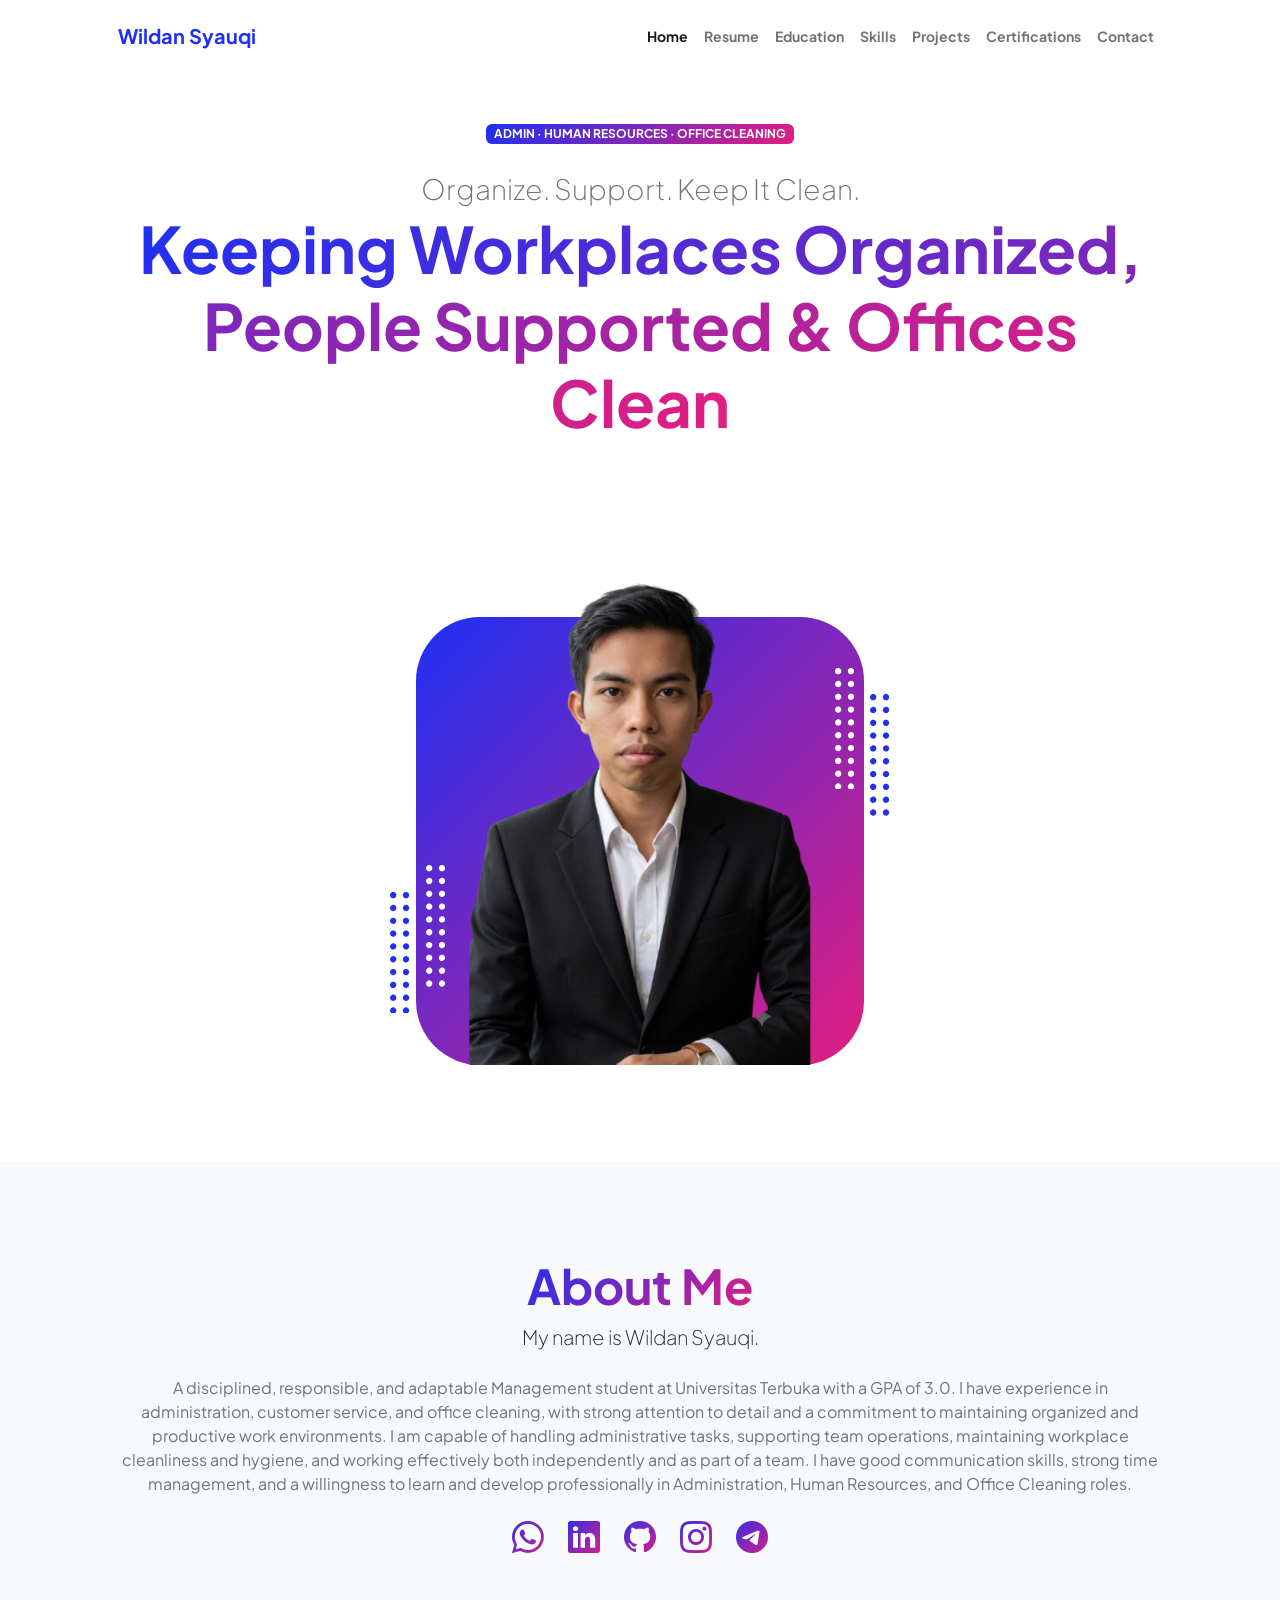
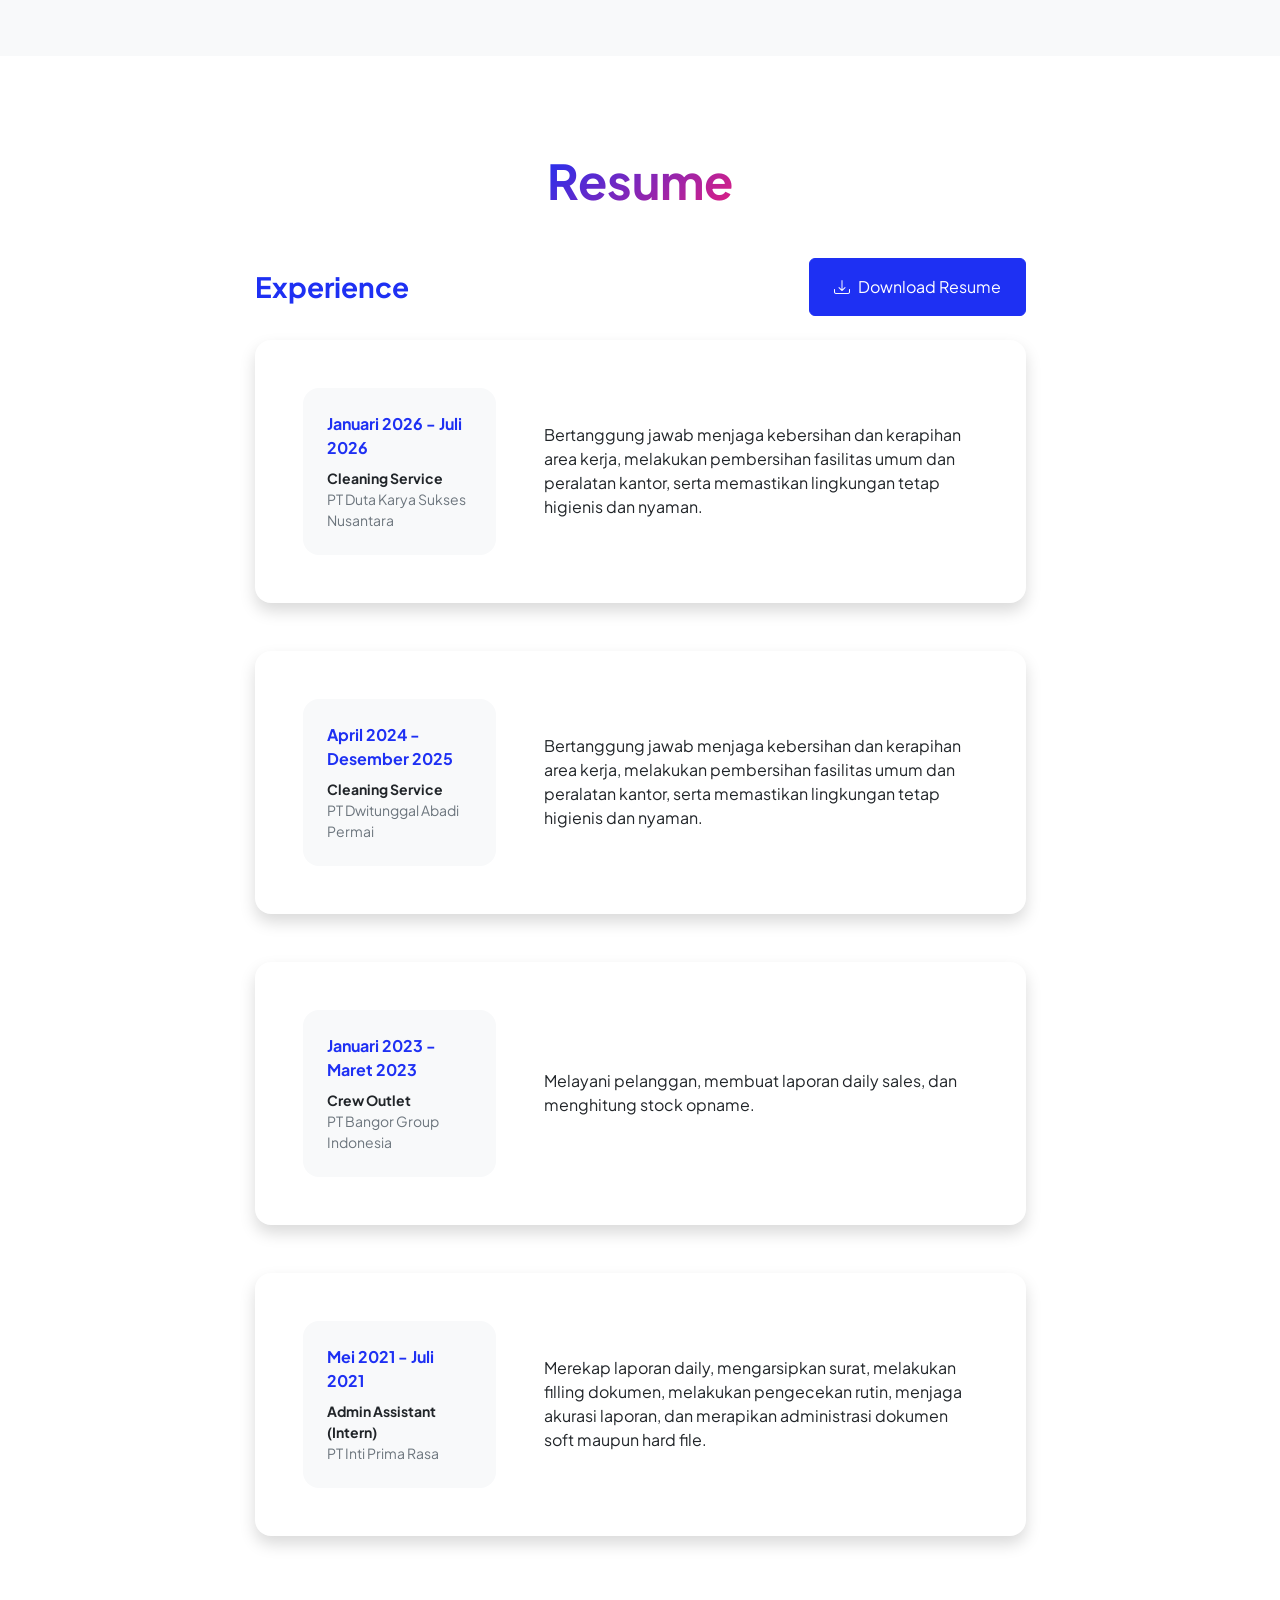
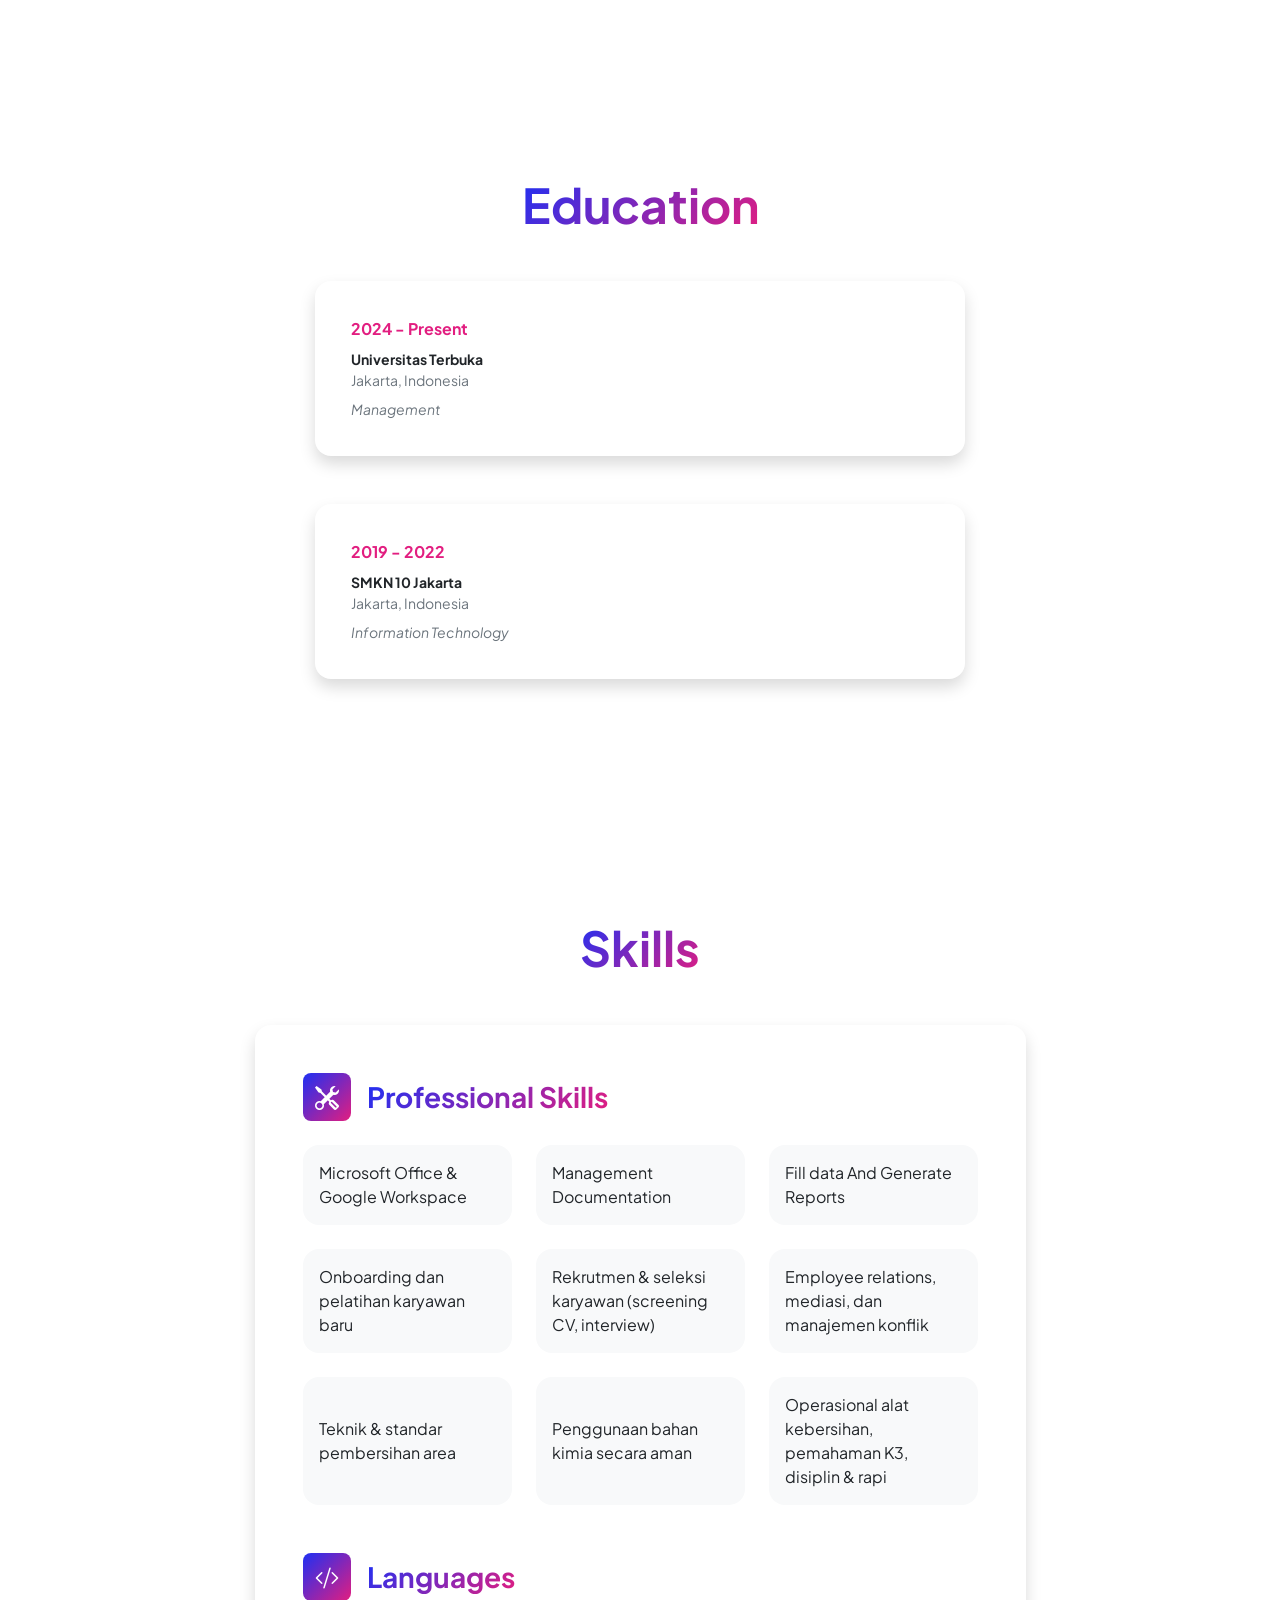
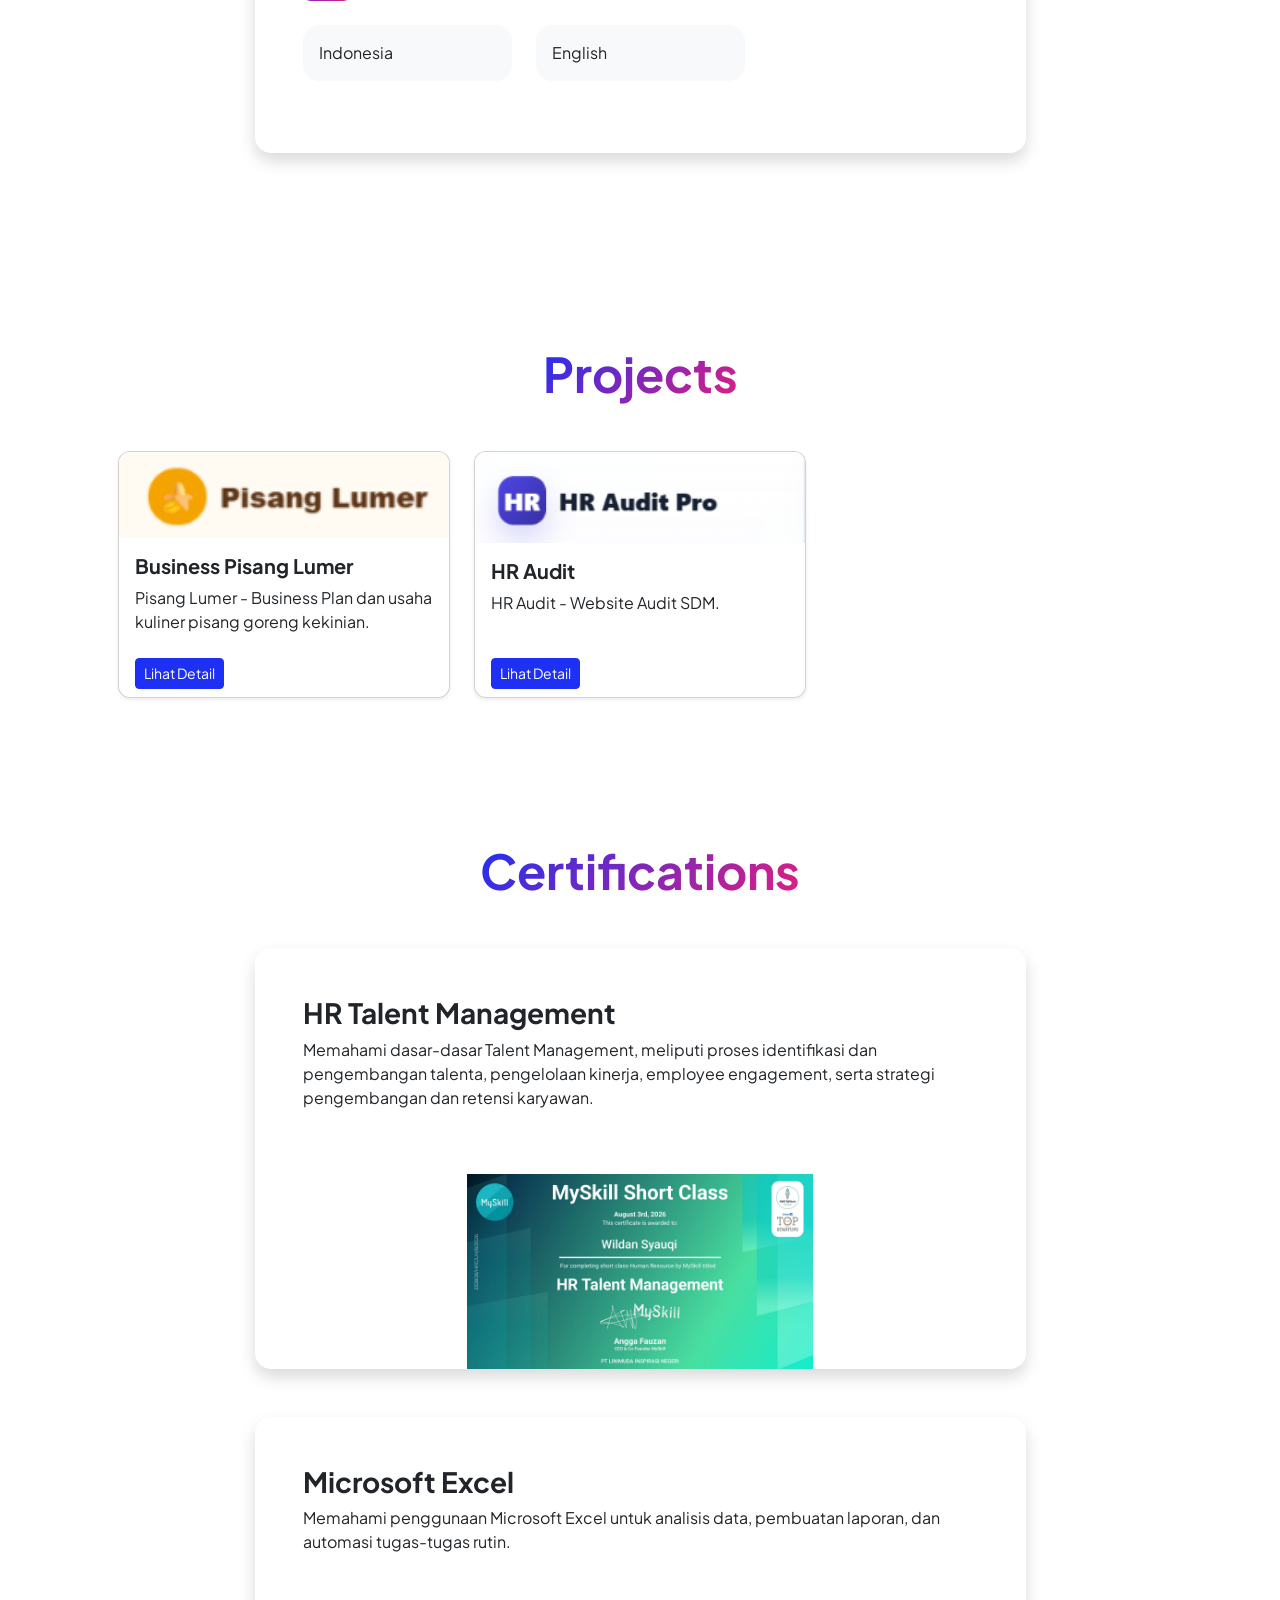
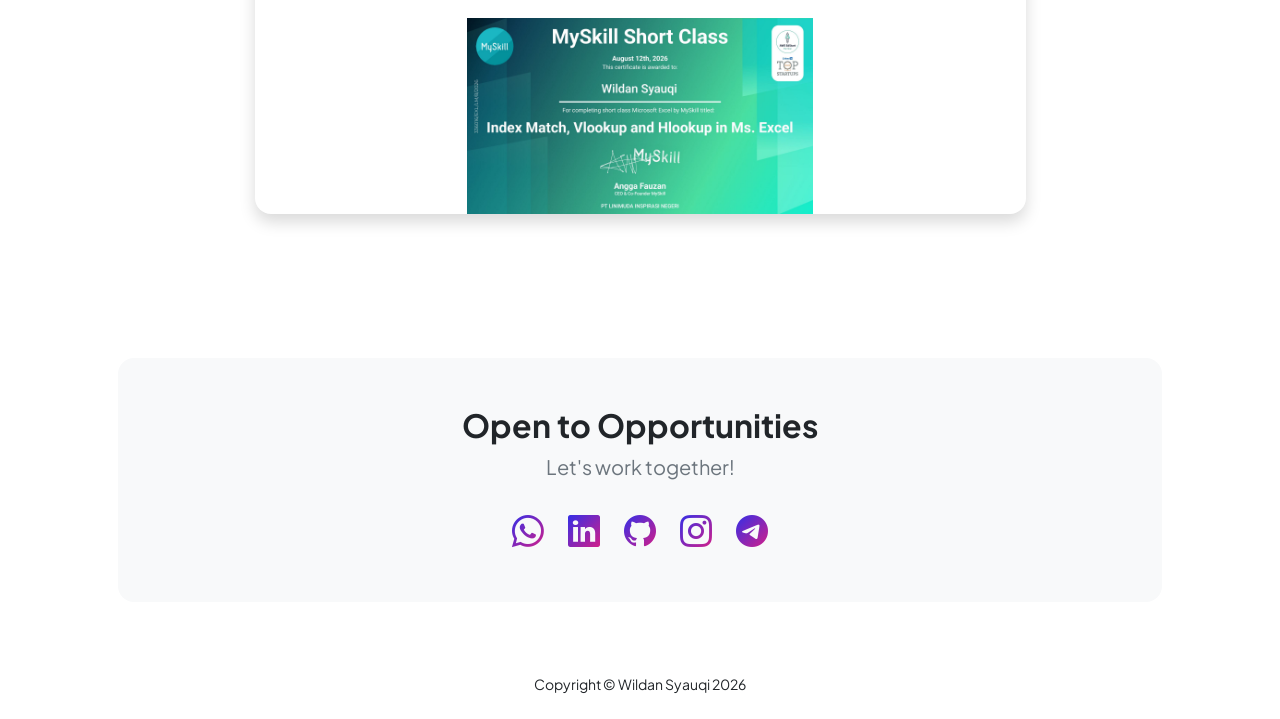
<file: index.html>
<!DOCTYPE html>
<html lang="en">
    <head>
        <meta charset="utf-8" />
        <meta name="viewport" content="width=device-width, initial-scale=1, shrink-to-fit=no" />
        <meta name="description" content="" />
        <meta name="author" content="" />
        <title>Portofolio Wildan Syauqi</title>
        <!-- Favicon-->
        <link rel="icon" type="image/x-icon" href="assets/favicon.ico" />
        <!-- Custom Google font-->
        <link rel="preconnect" href="https://fonts.googleapis.com" />
        <link rel="preconnect" href="https://fonts.gstatic.com" crossorigin />
        <link href="https://fonts.googleapis.com/css2?family=Plus+Jakarta+Sans:wght@100;200;300;400;500;600;700;800;900&amp;display=swap" rel="stylesheet" />
        <!-- Bootstrap icons-->
        <link href="https://cdn.jsdelivr.net/npm/bootstrap-icons@1.8.1/font/bootstrap-icons.css" rel="stylesheet" />
        <!-- Core theme CSS (includes Bootstrap)-->
        <link href="css/styles.css" rel="stylesheet" />
    </head>
    <body class="d-flex flex-column h-100">
        <main class="flex-shrink-0">
            <!-- Navigation-->
            <nav class="navbar navbar-expand-lg navbar-light bg-white py-3">
                <div class="container px-5">
                    <a class="navbar-brand" href="index.html"><span class="fw-bolder text-primary">Wildan Syauqi</span></a>
                    <button class="navbar-toggler" type="button" data-bs-toggle="collapse" data-bs-target="#navbarSupportedContent" aria-controls="navbarSupportedContent" aria-expanded="false" aria-label="Toggle navigation">
                        <span class="navbar-toggler-icon" aria-hidden="true">
                            <span class="burger-line"></span>
                            <span class="burger-line"></span>
                            <span class="burger-line"></span>
                        </span>
                    </button>
                    <div class="collapse navbar-collapse" id="navbarSupportedContent">
                        <ul class="navbar-nav ms-auto mb-2 mb-lg-0 small fw-bolder">
                            <li class="nav-item"><a class="nav-link" href="#home">Home</a></li>
                            <li class="nav-item"><a class="nav-link" href="#resume">Resume</a></li>
                            <li class="nav-item"><a class="nav-link" href="#education">Education</a></li>
                            <li class="nav-item"><a class="nav-link" href="#skills">Skills</a></li>
                            <li class="nav-item"><a class="nav-link" href="#projects">Projects</a></li>
                            <li class="nav-item"><a class="nav-link" href="#certifications">Certifications</a></li>
                            <li class="nav-item"><a class="nav-link" href="#contact">Contact</a></li>
                        </ul>
                    </div>
                </div>
            </nav>
            <!-- Header-->
            <header id="home" class="py-5">
                <div class="container px-5 pb-5">
                    <div class="row gx-5 align-items-center">
                        <div class="col-xxl-5">
                            <!-- Header text content-->
                            <div class="text-center text-xxl-start">
                                <div class="badge bg-gradient-primary-to-secondary text-white mb-4"><div class="text-uppercase">Admin &middot; Human Resources &middot; Office Cleaning</div></div>
                                <div class="fs-3 fw-light text-muted">Organize. Support. Keep It Clean.</div>
                                <h1 class="display-3 fw-bolder mb-5"><span class="text-gradient d-inline">Keeping Workplaces Organized, People Supported & Offices Clean</span></h1>
                                <div class="d-grid gap-3 d-sm-flex justify-content-sm-center justify-content-xxl-start mb-3">
                                </div>
                            </div>
                        </div>
                        <div class="col-xxl-7">
                            <!-- Header profile picture-->
                            <div class="d-flex justify-content-center mt-5 mt-xxl-0">
                                <div class="profile bg-gradient-primary-to-secondary">
                                    <!-- TIP: For best results, use a photo with a transparent background like the demo example below-->
                                    <!-- Watch a tutorial on how to do this on YouTube (link)-->
                                    <img class="profile-img" src="assets/profile.png" alt="..." />
                                    <div class="dots-1">
                                        <!-- SVG Dots-->
                                        <svg version="1.1" xmlns="http://www.w3.org/2000/svg" xmlns:xlink="http://www.w3.org/1999/xlink" x="0px" y="0px" viewBox="0 0 191.6 1215.4" style="enable-background: new 0 0 191.6 1215.4" xml:space="preserve">
                                            <g transform="translate(0.000000,1280.000000) scale(0.100000,-0.100000)">
                                                <path d="M227.7,12788.6c-105-35-200-141-222-248c-43-206,163-412,369-369c155,32,275,190,260,339c-11,105-90,213-190,262        C383.7,12801.6,289.7,12808.6,227.7,12788.6z"></path>
                                                <path d="M1507.7,12788.6c-151-50-253-216-222-362c25-119,136-230,254-255c194-41,395,142,375,339c-11,105-90,213-190,262        C1663.7,12801.6,1569.7,12808.6,1507.7,12788.6z"></path>
                                                <path d="M227.7,11508.6c-105-35-200-141-222-248c-43-206,163-412,369-369c155,32,275,190,260,339c-11,105-90,213-190,262        C383.7,11521.6,289.7,11528.6,227.7,11508.6z"></path>
                                                <path d="M1507.7,11508.6c-151-50-253-216-222-362c25-119,136-230,254-255c194-41,395,142,375,339c-11,105-90,213-190,262        C1663.7,11521.6,1569.7,11528.6,1507.7,11508.6z"></path>
                                                <path d="M227.7,10228.6c-105-35-200-141-222-248c-43-206,163-412,369-369c155,32,275,190,260,339c-11,105-90,213-190,262        C383.7,10241.6,289.7,10248.6,227.7,10228.6z"></path>
                                                <path d="M1507.7,10228.6c-105-35-200-141-222-248c-43-206,163-412,369-369c155,32,275,190,260,339c-11,105-90,213-190,262        C1663.7,10241.6,1569.7,10248.6,1507.7,10228.6z"></path>
                                                <path d="M227.7,8948.6c-105-35-200-141-222-248c-43-206,163-412,369-369c155,32,275,190,260,339c-11,105-90,213-190,262        C383.7,8961.6,289.7,8968.6,227.7,8948.6z"></path>
                                                <path d="M1507.7,8948.6c-105-35-200-141-222-248c-43-206,163-412,369-369c155,32,275,190,260,339c-11,105-90,213-190,262        C1663.7,8961.6,1569.7,8968.6,1507.7,8948.6z"></path>
                                                <path d="M227.7,7668.6c-105-35-200-141-222-248c-43-206,163-412,369-369c155,32,275,190,260,339c-11,105-90,213-190,262        C383.7,7681.6,289.7,7688.6,227.7,7668.6z"></path>
                                                <path d="M1507.7,7668.6c-105-35-200-141-222-248c-43-206,163-412,369-369c155,32,275,190,260,339c-11,105-90,213-190,262        C1663.7,7681.6,1569.7,7688.6,1507.7,7668.6z"></path>
                                                <path d="M227.7,6388.6c-105-35-200-141-222-248c-43-206,163-412,369-369c155,32,275,190,260,339c-11,105-90,213-190,262        C383.7,6401.6,289.7,6408.6,227.7,6388.6z"></path>
                                                <path d="M1507.7,6388.6c-105-35-200-141-222-248c-43-206,163-412,369-369c155,32,275,190,260,339c-11,105-90,213-190,262        C1663.7,6401.6,1569.7,6408.6,1507.7,6388.6z"></path>
                                                <path d="M227.7,5108.6c-105-35-200-141-222-248c-43-206,163-412,369-369c155,32,275,190,260,339c-11,105-90,213-190,262        C383.7,5121.6,289.7,5128.6,227.7,5108.6z"></path>
                                                <path d="M1507.7,5108.6c-105-35-200-141-222-248c-43-206,163-412,369-369c155,32,275,190,260,339c-11,105-90,213-190,262        C1663.7,5121.6,1569.7,5128.6,1507.7,5108.6z"></path>
                                                <path d="M227.7,3828.6c-105-35-200-141-222-248c-43-206,163-412,369-369c155,32,275,190,260,339c-11,105-90,213-190,262        C383.7,3841.6,289.7,3848.6,227.7,3828.6z"></path>
                                                <path d="M1507.7,3828.6c-105-35-200-141-222-248c-43-206,163-412,369-369c155,32,275,190,260,339c-11,105-90,213-190,262        C1663.7,3841.6,1569.7,3848.6,1507.7,3828.6z"></path>
                                                <path d="M227.7,2548.6c-105-35-200-141-222-248c-43-206,163-412,369-369c155,32,275,190,260,339c-11,105-90,213-190,262        C383.7,2561.6,289.7,2568.6,227.7,2548.6z"></path>
                                                <path d="M1507.7,2548.6c-105-35-200-141-222-248c-43-206,163-412,369-369c155,32,275,190,260,339c-11,105-90,213-190,262        C1663.7,2561.6,1569.7,2568.6,1507.7,2548.6z"></path>
                                                <path d="M227.7,1268.6c-105-35-200-141-222-248c-43-206,163-412,369-369c155,32,275,190,260,339c-11,105-90,213-190,262        C383.7,1281.6,289.7,1288.6,227.7,1268.6z"></path>
                                                <path d="M1507.7,1268.6c-105-35-200-141-222-248c-43-206,163-412,369-369c155,32,275,190,260,339c-11,105-90,213-190,262        C1663.7,1281.6,1569.7,1288.6,1507.7,1268.6z"></path>
                                            </g>
                                        </svg>
                                        <!-- END of SVG dots-->
                                    </div>
                                    <div class="dots-2">
                                        <!-- SVG Dots-->
                                        <svg version="1.1" xmlns="http://www.w3.org/2000/svg" xmlns:xlink="http://www.w3.org/1999/xlink" x="0px" y="0px" viewBox="0 0 191.6 1215.4" style="enable-background: new 0 0 191.6 1215.4" xml:space="preserve">
                                            <g transform="translate(0.000000,1280.000000) scale(0.100000,-0.100000)">
                                                <path d="M227.7,12788.6c-105-35-200-141-222-248c-43-206,163-412,369-369c155,32,275,190,260,339c-11,105-90,213-190,262        C383.7,12801.6,289.7,12808.6,227.7,12788.6z"></path>
                                                <path d="M1507.7,12788.6c-151-50-253-216-222-362c25-119,136-230,254-255c194-41,395,142,375,339c-11,105-90,213-190,262        C1663.7,12801.6,1569.7,12808.6,1507.7,12788.6z"></path>
                                                <path d="M227.7,11508.6c-105-35-200-141-222-248c-43-206,163-412,369-369c155,32,275,190,260,339c-11,105-90,213-190,262        C383.7,11521.6,289.7,11528.6,227.7,11508.6z"></path>
                                                <path d="M1507.7,11508.6c-151-50-253-216-222-362c25-119,136-230,254-255c194-41,395,142,375,339c-11,105-90,213-190,262        C1663.7,11521.6,1569.7,11528.6,1507.7,11508.6z"></path>
                                                <path d="M227.7,10228.6c-105-35-200-141-222-248c-43-206,163-412,369-369c155,32,275,190,260,339c-11,105-90,213-190,262        C383.7,10241.6,289.7,10248.6,227.7,10228.6z"></path>
                                                <path d="M1507.7,10228.6c-105-35-200-141-222-248c-43-206,163-412,369-369c155,32,275,190,260,339c-11,105-90,213-190,262        C1663.7,10241.6,1569.7,10248.6,1507.7,10228.6z"></path>
                                                <path d="M227.7,8948.6c-105-35-200-141-222-248c-43-206,163-412,369-369c155,32,275,190,260,339c-11,105-90,213-190,262        C383.7,8961.6,289.7,8968.6,227.7,8948.6z"></path>
                                                <path d="M1507.7,8948.6c-105-35-200-141-222-248c-43-206,163-412,369-369c155,32,275,190,260,339c-11,105-90,213-190,262        C1663.7,8961.6,1569.7,8968.6,1507.7,8948.6z"></path>
                                                <path d="M227.7,7668.6c-105-35-200-141-222-248c-43-206,163-412,369-369c155,32,275,190,260,339c-11,105-90,213-190,262        C383.7,7681.6,289.7,7688.6,227.7,7668.6z"></path>
                                                <path d="M1507.7,7668.6c-105-35-200-141-222-248c-43-206,163-412,369-369c155,32,275,190,260,339c-11,105-90,213-190,262        C1663.7,7681.6,1569.7,7688.6,1507.7,7668.6z"></path>
                                                <path d="M227.7,6388.6c-105-35-200-141-222-248c-43-206,163-412,369-369c155,32,275,190,260,339c-11,105-90,213-190,262        C383.7,6401.6,289.7,6408.6,227.7,6388.6z"></path>
                                                <path d="M1507.7,6388.6c-105-35-200-141-222-248c-43-206,163-412,369-369c155,32,275,190,260,339c-11,105-90,213-190,262        C1663.7,6401.6,1569.7,6408.6,1507.7,6388.6z"></path>
                                                <path d="M227.7,5108.6c-105-35-200-141-222-248c-43-206,163-412,369-369c155,32,275,190,260,339c-11,105-90,213-190,262        C383.7,5121.6,289.7,5128.6,227.7,5108.6z"></path>
                                                <path d="M1507.7,5108.6c-105-35-200-141-222-248c-43-206,163-412,369-369c155,32,275,190,260,339c-11,105-90,213-190,262        C1663.7,5121.6,1569.7,5128.6,1507.7,5108.6z"></path>
                                                <path d="M227.7,3828.6c-105-35-200-141-222-248c-43-206,163-412,369-369c155,32,275,190,260,339c-11,105-90,213-190,262        C383.7,3841.6,289.7,3848.6,227.7,3828.6z"></path>
                                                <path d="M1507.7,3828.6c-105-35-200-141-222-248c-43-206,163-412,369-369c155,32,275,190,260,339c-11,105-90,213-190,262        C1663.7,3841.6,1569.7,3848.6,1507.7,3828.6z"></path>
                                                <path d="M227.7,2548.6c-105-35-200-141-222-248c-43-206,163-412,369-369c155,32,275,190,260,339c-11,105-90,213-190,262        C383.7,2561.6,289.7,2568.6,227.7,2548.6z"></path>
                                                <path d="M1507.7,2548.6c-105-35-200-141-222-248c-43-206,163-412,369-369c155,32,275,190,260,339c-11,105-90,213-190,262        C1663.7,2561.6,1569.7,2568.6,1507.7,2548.6z"></path>
                                                <path d="M227.7,1268.6c-105-35-200-141-222-248c-43-206,163-412,369-369c155,32,275,190,260,339c-11,105-90,213-190,262        C383.7,1281.6,289.7,1288.6,227.7,1268.6z"></path>
                                                <path d="M1507.7,1268.6c-105-35-200-141-222-248c-43-206,163-412,369-369c155,32,275,190,260,339c-11,105-90,213-190,262        C1663.7,1281.6,1569.7,1288.6,1507.7,1268.6z"></path>
                                            </g>
                                        </svg>
                                        <!-- END of SVG dots-->
                                    </div>
                                    <div class="dots-3">
                                        <!-- SVG Dots-->
                                        <svg version="1.1" xmlns="http://www.w3.org/2000/svg" xmlns:xlink="http://www.w3.org/1999/xlink" x="0px" y="0px" viewBox="0 0 191.6 1215.4" style="enable-background: new 0 0 191.6 1215.4" xml:space="preserve">
                                            <g transform="translate(0.000000,1280.000000) scale(0.100000,-0.100000)">
                                                <path d="M227.7,12788.6c-105-35-200-141-222-248c-43-206,163-412,369-369c155,32,275,190,260,339c-11,105-90,213-190,262        C383.7,12801.6,289.7,12808.6,227.7,12788.6z"></path>
                                                <path d="M1507.7,12788.6c-151-50-253-216-222-362c25-119,136-230,254-255c194-41,395,142,375,339c-11,105-90,213-190,262        C1663.7,12801.6,1569.7,12808.6,1507.7,12788.6z"></path>
                                                <path d="M227.7,11508.6c-105-35-200-141-222-248c-43-206,163-412,369-369c155,32,275,190,260,339c-11,105-90,213-190,262        C383.7,11521.6,289.7,11528.6,227.7,11508.6z"></path>
                                                <path d="M1507.7,11508.6c-151-50-253-216-222-362c25-119,136-230,254-255c194-41,395,142,375,339c-11,105-90,213-190,262        C1663.7,11521.6,1569.7,11528.6,1507.7,11508.6z"></path>
                                                <path d="M227.7,10228.6c-105-35-200-141-222-248c-43-206,163-412,369-369c155,32,275,190,260,339c-11,105-90,213-190,262        C383.7,10241.6,289.7,10248.6,227.7,10228.6z"></path>
                                                <path d="M1507.7,10228.6c-105-35-200-141-222-248c-43-206,163-412,369-369c155,32,275,190,260,339c-11,105-90,213-190,262        C1663.7,10241.6,1569.7,10248.6,1507.7,10228.6z"></path>
                                                <path d="M227.7,8948.6c-105-35-200-141-222-248c-43-206,163-412,369-369c155,32,275,190,260,339c-11,105-90,213-190,262        C383.7,8961.6,289.7,8968.6,227.7,8948.6z"></path>
                                                <path d="M1507.7,8948.6c-105-35-200-141-222-248c-43-206,163-412,369-369c155,32,275,190,260,339c-11,105-90,213-190,262        C1663.7,8961.6,1569.7,8968.6,1507.7,8948.6z"></path>
                                                <path d="M227.7,7668.6c-105-35-200-141-222-248c-43-206,163-412,369-369c155,32,275,190,260,339c-11,105-90,213-190,262        C383.7,7681.6,289.7,7688.6,227.7,7668.6z"></path>
                                                <path d="M1507.7,7668.6c-105-35-200-141-222-248c-43-206,163-412,369-369c155,32,275,190,260,339c-11,105-90,213-190,262        C1663.7,7681.6,1569.7,7688.6,1507.7,7668.6z"></path>
                                                <path d="M227.7,6388.6c-105-35-200-141-222-248c-43-206,163-412,369-369c155,32,275,190,260,339c-11,105-90,213-190,262        C383.7,6401.6,289.7,6408.6,227.7,6388.6z"></path>
                                                <path d="M1507.7,6388.6c-105-35-200-141-222-248c-43-206,163-412,369-369c155,32,275,190,260,339c-11,105-90,213-190,262        C1663.7,6401.6,1569.7,6408.6,1507.7,6388.6z"></path>
                                                <path d="M227.7,5108.6c-105-35-200-141-222-248c-43-206,163-412,369-369c155,32,275,190,260,339c-11,105-90,213-190,262        C383.7,5121.6,289.7,5128.6,227.7,5108.6z"></path>
                                                <path d="M1507.7,5108.6c-105-35-200-141-222-248c-43-206,163-412,369-369c155,32,275,190,260,339c-11,105-90,213-190,262        C1663.7,5121.6,1569.7,5128.6,1507.7,5108.6z"></path>
                                                <path d="M227.7,3828.6c-105-35-200-141-222-248c-43-206,163-412,369-369c155,32,275,190,260,339c-11,105-90,213-190,262        C383.7,3841.6,289.7,3848.6,227.7,3828.6z"></path>
                                                <path d="M1507.7,3828.6c-105-35-200-141-222-248c-43-206,163-412,369-369c155,32,275,190,260,339c-11,105-90,213-190,262        C1663.7,3841.6,1569.7,3848.6,1507.7,3828.6z"></path>
                                                <path d="M227.7,2548.6c-105-35-200-141-222-248c-43-206,163-412,369-369c155,32,275,190,260,339c-11,105-90,213-190,262        C383.7,2561.6,289.7,2568.6,227.7,2548.6z"></path>
                                                <path d="M1507.7,2548.6c-105-35-200-141-222-248c-43-206,163-412,369-369c155,32,275,190,260,339c-11,105-90,213-190,262        C1663.7,2561.6,1569.7,2568.6,1507.7,2548.6z"></path>
                                                <path d="M227.7,1268.6c-105-35-200-141-222-248c-43-206,163-412,369-369c155,32,275,190,260,339c-11,105-90,213-190,262        C383.7,1281.6,289.7,1288.6,227.7,1268.6z"></path>
                                                <path d="M1507.7,1268.6c-105-35-200-141-222-248c-43-206,163-412,369-369c155,32,275,190,260,339c-11,105-90,213-190,262        C1663.7,1281.6,1569.7,1288.6,1507.7,1268.6z"></path>
                                            </g>
                                        </svg>
                                        <!-- END of SVG dots-->
                                    </div>
                                    <div class="dots-4">
                                        <!-- SVG Dots-->
                                        <svg version="1.1" xmlns="http://www.w3.org/2000/svg" xmlns:xlink="http://www.w3.org/1999/xlink" x="0px" y="0px" viewBox="0 0 191.6 1215.4" style="enable-background: new 0 0 191.6 1215.4" xml:space="preserve">
                                            <g transform="translate(0.000000,1280.000000) scale(0.100000,-0.100000)">
                                                <path d="M227.7,12788.6c-105-35-200-141-222-248c-43-206,163-412,369-369c155,32,275,190,260,339c-11,105-90,213-190,262        C383.7,12801.6,289.7,12808.6,227.7,12788.6z"></path>
                                                <path d="M1507.7,12788.6c-151-50-253-216-222-362c25-119,136-230,254-255c194-41,395,142,375,339c-11,105-90,213-190,262        C1663.7,12801.6,1569.7,12808.6,1507.7,12788.6z"></path>
                                                <path d="M227.7,11508.6c-105-35-200-141-222-248c-43-206,163-412,369-369c155,32,275,190,260,339c-11,105-90,213-190,262        C383.7,11521.6,289.7,11528.6,227.7,11508.6z"></path>
                                                <path d="M1507.7,11508.6c-151-50-253-216-222-362c25-119,136-230,254-255c194-41,395,142,375,339c-11,105-90,213-190,262        C1663.7,11521.6,1569.7,11528.6,1507.7,11508.6z"></path>
                                                <path d="M227.7,10228.6c-105-35-200-141-222-248c-43-206,163-412,369-369c155,32,275,190,260,339c-11,105-90,213-190,262        C383.7,10241.6,289.7,10248.6,227.7,10228.6z"></path>
                                                <path d="M1507.7,10228.6c-105-35-200-141-222-248c-43-206,163-412,369-369c155,32,275,190,260,339c-11,105-90,213-190,262        C1663.7,10241.6,1569.7,10248.6,1507.7,10228.6z"></path>
                                                <path d="M227.7,8948.6c-105-35-200-141-222-248c-43-206,163-412,369-369c155,32,275,190,260,339c-11,105-90,213-190,262        C383.7,8961.6,289.7,8968.6,227.7,8948.6z"></path>
                                                <path d="M1507.7,8948.6c-105-35-200-141-222-248c-43-206,163-412,369-369c155,32,275,190,260,339c-11,105-90,213-190,262        C1663.7,8961.6,1569.7,8968.6,1507.7,8948.6z"></path>
                                                <path d="M227.7,7668.6c-105-35-200-141-222-248c-43-206,163-412,369-369c155,32,275,190,260,339c-11,105-90,213-190,262        C383.7,7681.6,289.7,7688.6,227.7,7668.6z"></path>
                                                <path d="M1507.7,7668.6c-105-35-200-141-222-248c-43-206,163-412,369-369c155,32,275,190,260,339c-11,105-90,213-190,262        C1663.7,7681.6,1569.7,7688.6,1507.7,7668.6z"></path>
                                                <path d="M227.7,6388.6c-105-35-200-141-222-248c-43-206,163-412,369-369c155,32,275,190,260,339c-11,105-90,213-190,262        C383.7,6401.6,289.7,6408.6,227.7,6388.6z"></path>
                                                <path d="M1507.7,6388.6c-105-35-200-141-222-248c-43-206,163-412,369-369c155,32,275,190,260,339c-11,105-90,213-190,262        C1663.7,6401.6,1569.7,6408.6,1507.7,6388.6z"></path>
                                                <path d="M227.7,5108.6c-105-35-200-141-222-248c-43-206,163-412,369-369c155,32,275,190,260,339c-11,105-90,213-190,262        C383.7,5121.6,289.7,5128.6,227.7,5108.6z"></path>
                                                <path d="M1507.7,5108.6c-105-35-200-141-222-248c-43-206,163-412,369-369c155,32,275,190,260,339c-11,105-90,213-190,262        C1663.7,5121.6,1569.7,5128.6,1507.7,5108.6z"></path>
                                                <path d="M227.7,3828.6c-105-35-200-141-222-248c-43-206,163-412,369-369c155,32,275,190,260,339c-11,105-90,213-190,262        C383.7,3841.6,289.7,3848.6,227.7,3828.6z"></path>
                                                <path d="M1507.7,3828.6c-105-35-200-141-222-248c-43-206,163-412,369-369c155,32,275,190,260,339c-11,105-90,213-190,262        C1663.7,3841.6,1569.7,3848.6,1507.7,3828.6z"></path>
                                                <path d="M227.7,2548.6c-105-35-200-141-222-248c-43-206,163-412,369-369c155,32,275,190,260,339c-11,105-90,213-190,262        C383.7,2561.6,289.7,2568.6,227.7,2548.6z"></path>
                                                <path d="M1507.7,2548.6c-105-35-200-141-222-248c-43-206,163-412,369-369c155,32,275,190,260,339c-11,105-90,213-190,262        C1663.7,2561.6,1569.7,2568.6,1507.7,2548.6z"></path>
                                                <path d="M227.7,1268.6c-105-35-200-141-222-248c-43-206,163-412,369-369c155,32,275,190,260,339c-11,105-90,213-190,262        C383.7,1281.6,289.7,1288.6,227.7,1268.6z"></path>
                                                <path d="M1507.7,1268.6c-105-35-200-141-222-248c-43-206,163-412,369-369c155,32,275,190,260,339c-11,105-90,213-190,262        C1663.7,1281.6,1569.7,1288.6,1507.7,1268.6z"></path>
                                            </g>
                                        </svg>
                                        <!-- END of SVG dots-->
                                    </div>
                                </div>
                            </div>
                        </div>
                    </div>
                </div>
            </header>
            <!-- About Section-->
            <section id="about" class="bg-light py-5">
                <div class="container px-5">
                    <div class="row gx-5 justify-content-center">
                        <div class="col-xxl-8">
                            <div class="text-center my-5">
                                <h2 class="display-5 fw-bolder"><span class="text-gradient d-inline">About Me</span></h2>
                                <p class="lead fw-light mb-4">My name is Wildan Syauqi.</p>
                                <p class="text-muted">A disciplined, responsible, and adaptable Management student at Universitas Terbuka with a GPA of 3.0. I have experience in administration, customer service, and office cleaning, with strong attention to detail and a commitment to maintaining organized and productive work environments. I am capable of handling administrative tasks, supporting team operations, maintaining workplace cleanliness and hygiene, and working effectively both independently and as part of a team. I have good communication skills, strong time management, and a willingness to learn and develop professionally in Administration, Human Resources, and Office Cleaning roles.</p>
                                <div class="social-links d-flex justify-content-center fs-2 gap-4">
                                        <a class="text-gradient" href="https://wa.me/6287734138754" target="_blank"><i class="bi bi-whatsapp"></i></a>
                                        <a class="text-gradient" href="https://www.linkedin.com/in/wildansyauqi" target="_blank"><i class="bi bi-linkedin"></i></a>
                                        <a class="text-gradient" href="https://github.com/wildansyauqi" target="_blank"><i class="bi bi-github"></i></a>
                                        <a class="text-gradient" href="https://www.instagram.com/Achillesss_s" target="_blank"><i class="bi bi-instagram"></i></a>
                                        <a class="text-gradient" href="https://t.me/Wdan_zz" target="_blank"><i class="bi bi-telegram"></i></a>
                                </div>
                            </div>
                        </div>
                    </div>
                </div>
            </section>
            <!-- Resume Section-->
            <section id="resume" class="py-5">
                <div class="container px-5 my-5">
                    <div class="text-center mb-5">
                        <h2 class="display-5 fw-bolder mb-0"><span class="text-gradient d-inline">Resume</span></h2>
                    </div>
                    <div class="row gx-5 justify-content-center">
                        <div class="col-lg-11 col-xl-9 col-xxl-8">
                            <div class="resume-heading d-flex align-items-center justify-content-between mb-4">
                                <h3 class="text-primary fw-bolder mb-0">Experience</h3>
                                <a class="resume-download btn btn-primary px-4 py-3" href="assets/Wildan Syauqi - Resume.pdf" target="_blank">
                                    <span class="bi bi-download me-2"></span>Download Resume
                                </a>
                            </div>
                            <div class="card shadow border-0 rounded-4 mb-5">
                                <div class="card-body p-5"><div class="row align-items-center gx-5">
                                    <div class="col text-center text-lg-start mb-4 mb-lg-0"><div class="bg-light p-4 rounded-4">
                                        <div class="text-primary fw-bolder mb-2">Januari 2026 - Juli 2026</div><div class="small fw-bolder">Cleaning Service</div><div class="small text-muted">PT Duta Karya Sukses Nusantara</div>
                                    </div></div>
                                    <div class="col-lg-8">Bertanggung jawab menjaga kebersihan dan kerapihan area kerja, melakukan pembersihan fasilitas umum dan peralatan kantor, serta memastikan lingkungan tetap higienis dan nyaman.</div>
                                </div></div>
                            </div>
                            <div class="card shadow border-0 rounded-4 mb-5">
                                <div class="card-body p-5"><div class="row align-items-center gx-5">
                                    <div class="col text-center text-lg-start mb-4 mb-lg-0"><div class="bg-light p-4 rounded-4">
                                        <div class="text-primary fw-bolder mb-2">April 2024 - Desember 2025</div><div class="small fw-bolder">Cleaning Service</div><div class="small text-muted">PT Dwitunggal Abadi Permai</div>
                                    </div></div>
                                    <div class="col-lg-8">Bertanggung jawab menjaga kebersihan dan kerapihan area kerja, melakukan pembersihan fasilitas umum dan peralatan kantor, serta memastikan lingkungan tetap higienis dan nyaman.</div>
                                </div></div>
                            </div>
                            <div class="card shadow border-0 rounded-4 mb-5">
                                <div class="card-body p-5"><div class="row align-items-center gx-5">
                                    <div class="col text-center text-lg-start mb-4 mb-lg-0"><div class="bg-light p-4 rounded-4">
                                        <div class="text-primary fw-bolder mb-2">Januari 2023 - Maret 2023</div><div class="small fw-bolder">Crew Outlet</div><div class="small text-muted">PT Bangor Group Indonesia</div>
                                    </div></div>
                                    <div class="col-lg-8">Melayani pelanggan, membuat laporan daily sales, dan menghitung stock opname.</div>
                                </div></div>
                            </div>
                            <div class="card shadow border-0 rounded-4 mb-5">
                                <div class="card-body p-5"><div class="row align-items-center gx-5">
                                    <div class="col text-center text-lg-start mb-4 mb-lg-0"><div class="bg-light p-4 rounded-4">
                                        <div class="text-primary fw-bolder mb-2">Mei 2021 - Juli 2021</div><div class="small fw-bolder">Admin Assistant (Intern)</div><div class="small text-muted">PT Inti Prima Rasa</div>
                                    </div></div>
                                    <div class="col-lg-8">Merekap laporan daily, mengarsipkan surat, melakukan filling dokumen, melakukan pengecekan rutin, menjaga akurasi laporan, dan merapikan administrasi dokumen soft maupun hard file.</div>
                                </div></div>
                            </div>
                        </div>
                    </div>
                </div>
            </section>
            <!-- Education Section-->
            <section id="education" class="py-5">
                <div class="container px-5 my-5">
                    <div class="text-center mb-5"><h2 class="display-5 fw-bolder mb-0"><span class="text-gradient d-inline">Education</span></h2></div>
                    <div class="row gx-5 justify-content-center"><div class="col-lg-11 col-xl-9 col-xxl-8">
                        <div class="card education-card shadow border-0 rounded-4 mb-5"><div class="card-body p-5"><div class="bg-white p-4 rounded-4 text-center text-lg-start">
                            <div class="text-secondary fw-bolder mb-2">2024 - Present</div><div class="mb-2"><div class="small fw-bolder">Universitas Terbuka</div><div class="small text-muted">Jakarta, Indonesia</div></div><div class="fst-italic"><div class="small text-muted">Management</div></div>
                        </div></div></div>
                        <div class="card education-card shadow border-0 rounded-4 mb-5"><div class="card-body p-5"><div class="bg-white p-4 rounded-4 text-center text-lg-start">
                            <div class="text-secondary fw-bolder mb-2">2019 - 2022</div><div class="mb-2"><div class="small fw-bolder">SMKN 10 Jakarta</div><div class="small text-muted">Jakarta, Indonesia</div></div><div class="fst-italic"><div class="small text-muted">Information Technology</div></div>
                        </div></div></div>
                    </div></div>
                </div>
            </section>
            <!-- Skills Section-->
            <section id="skills" class="py-5">
                <div class="container px-5 my-5">
                    <div class="text-center mb-5"><h2 class="display-5 fw-bolder mb-0"><span class="text-gradient d-inline">Skills</span></h2></div>
                    <div class="row gx-5 justify-content-center">
                        <div class="col-lg-11 col-xl-9 col-xxl-8">
                            <div class="card shadow border-0 rounded-4 mb-5">
                                <div class="card-body p-5">
                                    <div class="mb-5">
                                        <div class="d-flex align-items-center mb-4">
                                            <div class="feature bg-primary bg-gradient-primary-to-secondary text-white rounded-3 me-3"><i class="bi bi-tools"></i></div>
                                            <h3 class="fw-bolder mb-0"><span class="text-gradient d-inline">Professional Skills</span></h3>
                                        </div>
                                        <div class="row row-cols-1 row-cols-md-3 g-4 mb-4">
                                            <div class="col"><div class="d-flex align-items-center bg-light rounded-4 p-3 h-100">Microsoft Office &amp; Google Workspace</div></div>
                                            <div class="col"><div class="d-flex align-items-center bg-light rounded-4 p-3 h-100">Management Documentation</div></div>
                                            <div class="col"><div class="d-flex align-items-center bg-light rounded-4 p-3 h-100">Fill data And Generate Reports</div></div>
                                        </div>
                                        <div class="row row-cols-1 row-cols-md-3 g-4 mb-4">
                                            <div class="col"><div class="d-flex align-items-center bg-light rounded-4 p-3 h-100">Onboarding dan pelatihan karyawan baru</div></div>
                                            <div class="col"><div class="d-flex align-items-center bg-light rounded-4 p-3 h-100">Rekrutmen &amp; seleksi karyawan (screening CV, interview)</div></div>
                                            <div class="col"><div class="d-flex align-items-center bg-light rounded-4 p-3 h-100">Employee relations, mediasi, dan manajemen konflik</div></div>
                                        </div>
                                        <div class="row row-cols-1 row-cols-md-3 g-4">
                                            <div class="col"><div class="d-flex align-items-center bg-light rounded-4 p-3 h-100">Teknik &amp; standar pembersihan area</div></div>
                                            <div class="col"><div class="d-flex align-items-center bg-light rounded-4 p-3 h-100">Penggunaan bahan kimia secara aman</div></div>
                                            <div class="col"><div class="d-flex align-items-center bg-light rounded-4 p-3 h-100">Operasional alat kebersihan, pemahaman K3, disiplin &amp; rapi</div></div>
                                        </div>
                                    </div>
                                    <div class="mb-0">
                                        <div class="d-flex align-items-center mb-4">
                                            <div class="feature bg-primary bg-gradient-primary-to-secondary text-white rounded-3 me-3"><i class="bi bi-code-slash"></i></div>
                                            <h3 class="fw-bolder mb-0"><span class="text-gradient d-inline">Languages</span></h3>
                                        </div>
                                        <div class="row row-cols-1 row-cols-md-3 mb-4">
                                            <div class="col mb-4 mb-md-0"><div class="d-flex align-items-center bg-light rounded-4 p-3 h-100">Indonesia</div></div>
                                            <div class="col mb-4 mb-md-0"><div class="d-flex align-items-center bg-light rounded-4 p-3 h-100">English</div></div>
                                        </div>
                                    </div>
                                </div>
                            </div>
                        </div>
                    </div>
                </div>
            </section>
            <!-- Projects Section -->
            <section class="py-5" id="projects">
                <div class="container px-5">
                    <div class="text-center mb-5"><h2 class="display-5 fw-bolder mb-0"><span class="text-gradient d-inline">Projects</span></h2></div>
                    <div class="card-container">
                        <!-- Card 1 -->
                        <div class="card-item">
                            <div class="card h-100 shadow-sm">
                                <img class="card-img-top" src="assets/projects1.png" alt="Project 1" />
                                <div class="card-body">
                                    <h5 class="card-title fw-bolder">Business Pisang Lumer</h5>
                                    <p class="card-text">Pisang Lumer - Business Plan dan usaha kuliner pisang goreng kekinian.</p>
                                </div>
                                <div class="card-footer bg-transparent border-top-0">
                                    <a class="btn btn-primary btn-sm" href="business-pisang-lumer.html">Lihat Detail</a>
                                </div>
                            </div>
                        </div>  
                        <!-- Card 2 -->
                        <div class="card-item">
                            <div class="card h-100 shadow-sm">
                                <img class="card-img-top" src="assets/projects2.png" alt="Project 2" />
                                <div class="card-body">
                                    <h5 class="card-title fw-bolder">HR Audit</h5>
                                    <p class="card-text">HR Audit - Website Audit SDM.</p>
                                </div>
                                <div class="card-footer bg-transparent border-top-0">
                                    <a class="btn btn-primary btn-sm" href="https://audit-sdm-website.vercel.app/">Lihat Detail</a>
                                </div>
                            </div>
                        </div>  
                    </div>
                </div>
            </section>
            <!-- Certifications Section-->
            <section id="certifications" class="py-5">
                <div class="container px-5 my-5"><div class="text-center mb-5"><h2 class="display-5 fw-bolder mb-0"><span class="text-gradient d-inline">Certifications</span></h2></div>
                    <div class="row gx-5 justify-content-center"><div class="col-lg-11 col-xl-9 col-xxl-8">
                        <div class="card overflow-hidden shadow rounded-4 border-0 mb-5"><div class="card-body p-0"><div class="d-flex flex-column align-items-center"><div class="p-5 certification-content"><h3 class="fw-bolder">HR Talent Management</h3><p>Memahami dasar-dasar Talent Management, meliputi proses identifikasi dan pengembangan talenta, pengelolaan kinerja, employee engagement, serta strategi pengembangan dan retensi karyawan.</p></div><img class="img-fluid certification-img" src="assets/Wildan Syauqi - E-Certif SC HR Talent Management MySkill.jpg" alt="Sertifikat HR Talent Management" /></div></div></div>
                        <div class="card overflow-hidden shadow rounded-4 border-0"><div class="card-body p-0"><div class="d-flex flex-column align-items-center"><div class="p-5 certification-content"><h3 class="fw-bolder">Microsoft Excel</h3><p>Memahami penggunaan Microsoft Excel untuk analisis data, pembuatan laporan, dan automasi tugas-tugas rutin.</p></div><img class="img-fluid certification-img" src="assets/Wildan Syauqi - E-Certif SC Microsoft Excel MySkill.jpg" alt="Sertifikat Microsoft Excel" /></div></div></div>
                    </div></div>
                </div>
            </section>
            <!-- Contact Section-->
            <section id="contact" class="py-5">
                <div class="container px-5"><div class="bg-light rounded-4 py-5 px-4 px-md-5"><div class="text-center">
                    <h2 class="fw-bolder">Open to Opportunities</h2><p class="lead fw-normal text-muted mb-4">Let's work together!</p>
                    <div class="social-links d-flex justify-content-center fs-2 gap-4"><a class="text-gradient" href="https://wa.me/6287734138754" target="_blank"><i class="bi bi-whatsapp"></i></a><a class="text-gradient" href="https://www.linkedin.com/in/wildansyauqi" target="_blank"><i class="bi bi-linkedin"></i></a><a class="text-gradient" href="https://github.com/wildansyauqi" target="_blank"><i class="bi bi-github"></i></a><a class="text-gradient" href="https://www.instagram.com/Achillesss_s" target="_blank"><i class="bi bi-instagram"></i></a><a class="text-gradient" href="https://t.me/Wdan_zz" target="_blank"><i class="bi bi-telegram"></i></a></div>
                </div></div></div>
            </section>
        </main>
        <!-- Footer-->
        <footer class="bg-white py-4 mt-auto">
            <div class="container px-5">
                <div class="row align-items-center justify-content-center flex-column flex-sm-row">
                    <div class="col-auto"><div class="small m-0">Copyright &copy; Wildan Syauqi 2026</div></div>
                </div>
            </div>
        </footer>
        <!-- Bootstrap core JS-->
        <script src="https://cdn.jsdelivr.net/npm/bootstrap@5.2.3/dist/js/bootstrap.bundle.min.js"></script>
        <!-- Core theme JS-->
        <script src="js/scripts.js"></script>
    </body>
</html>
</file>
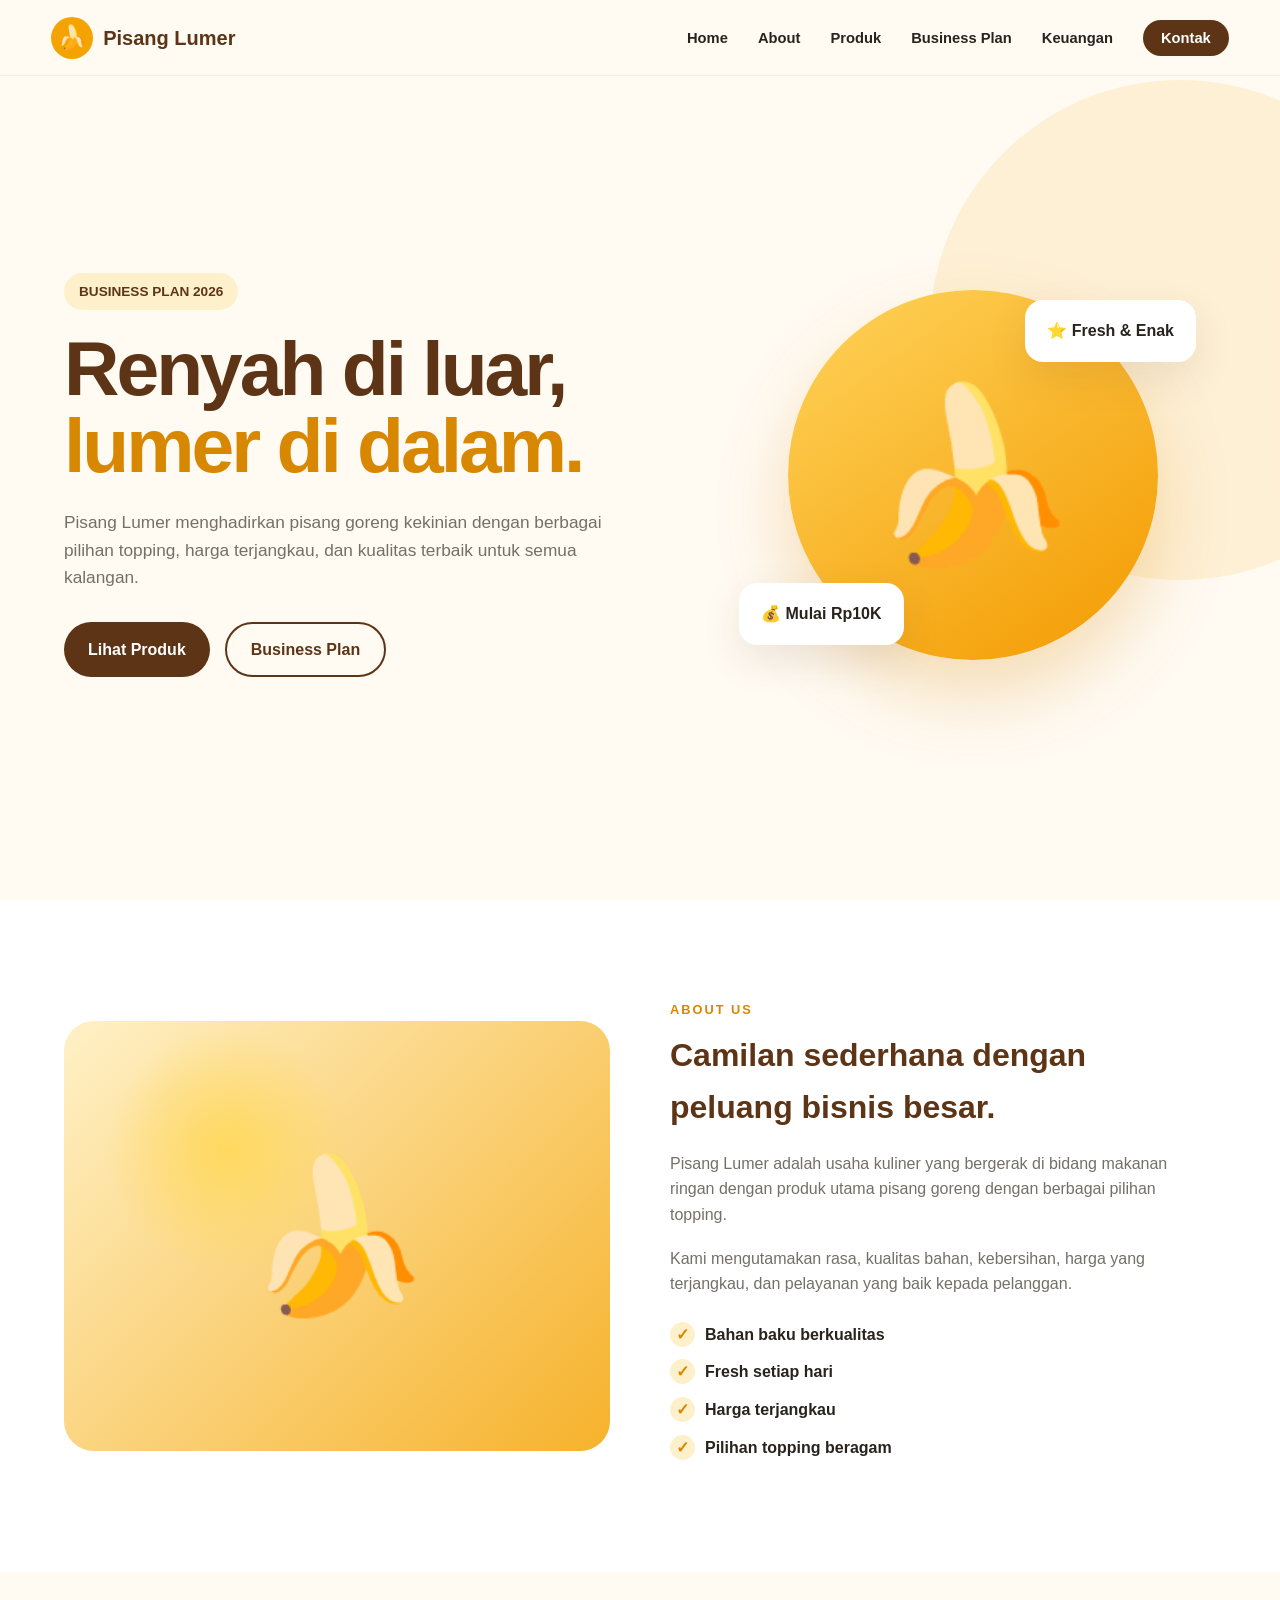
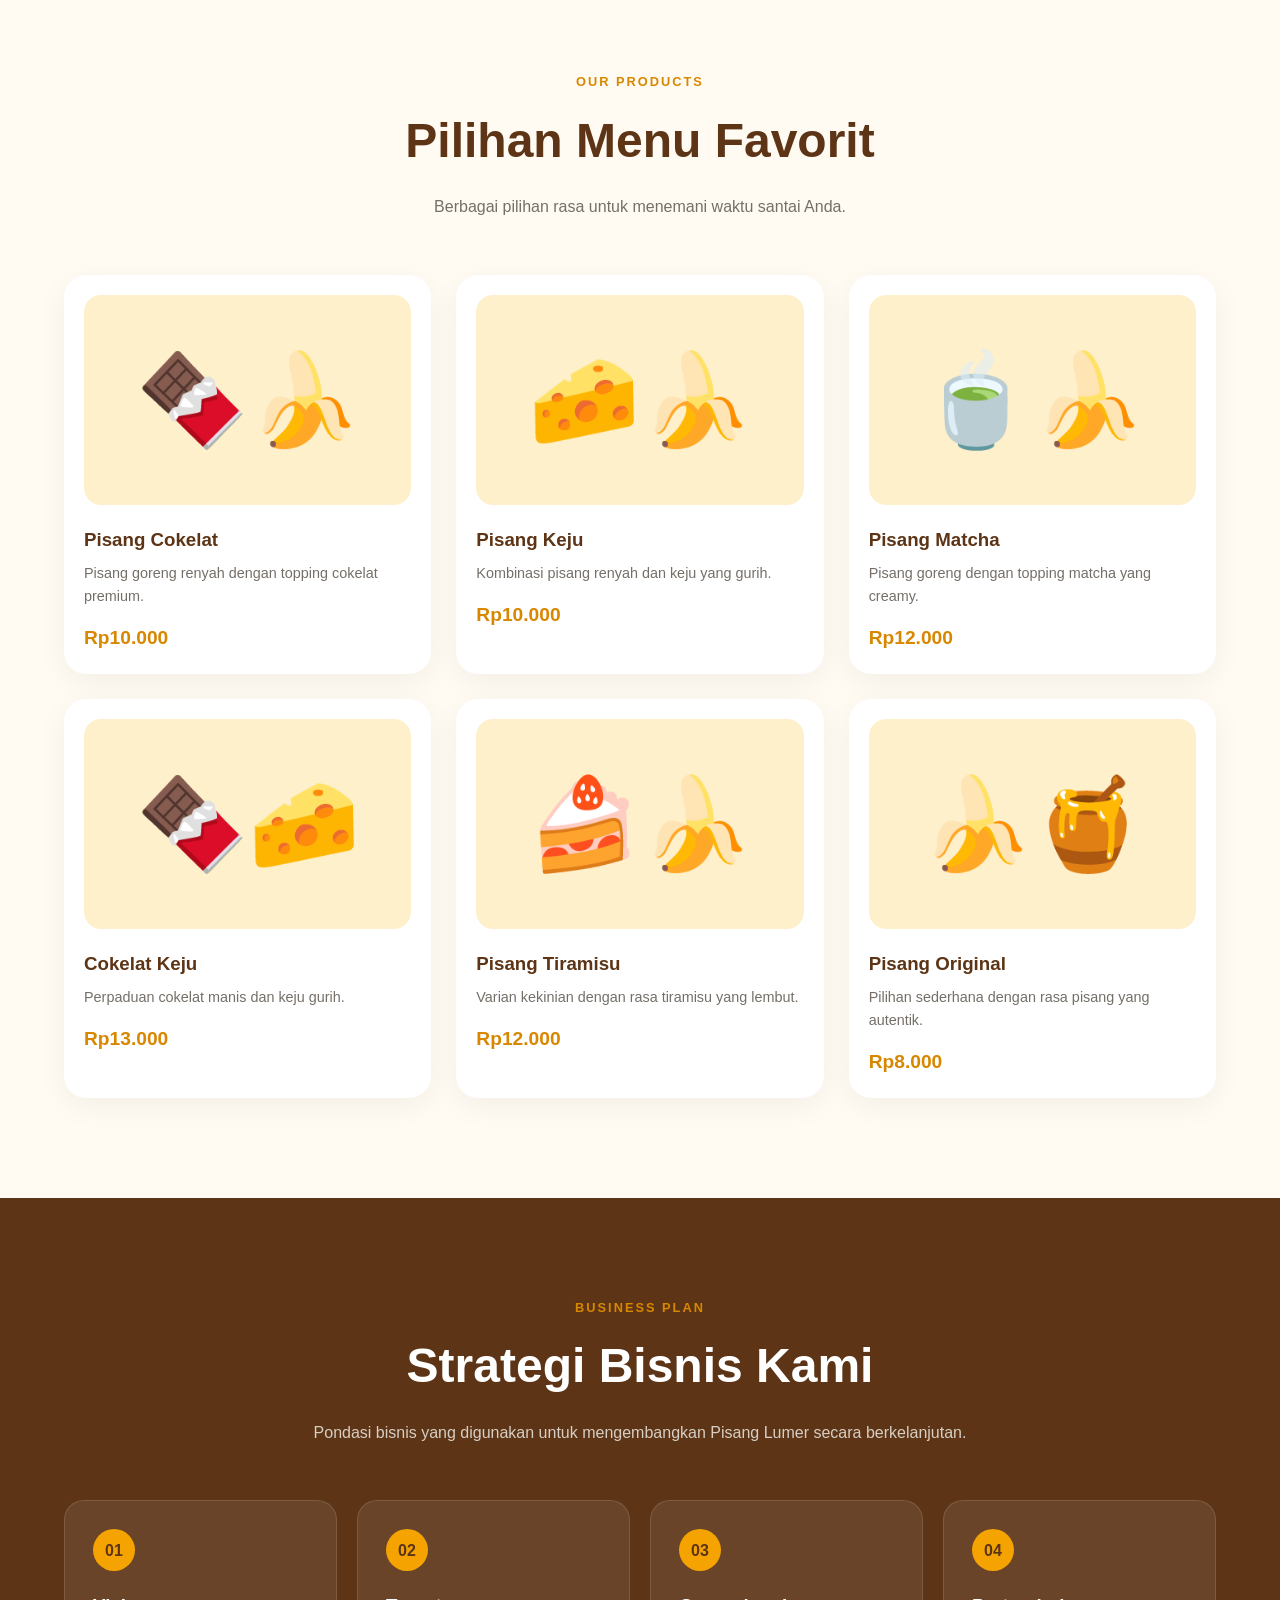
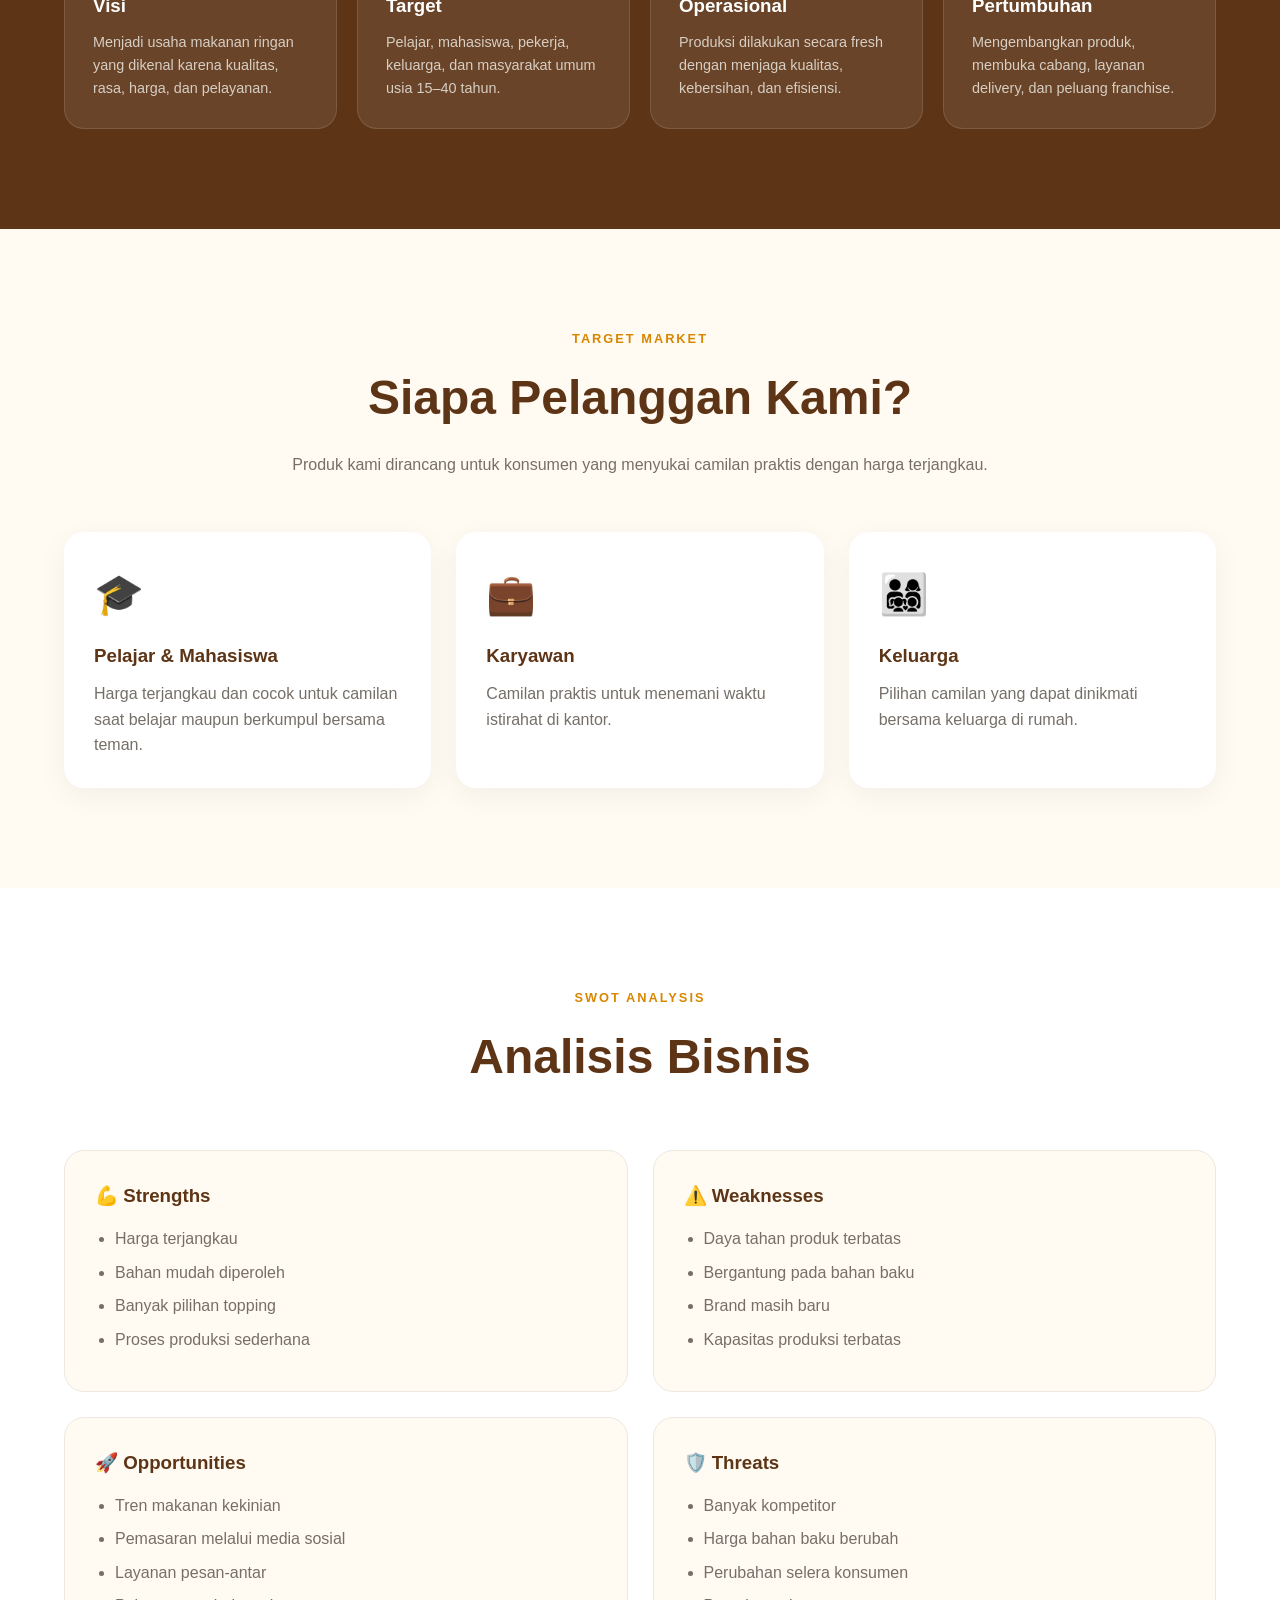
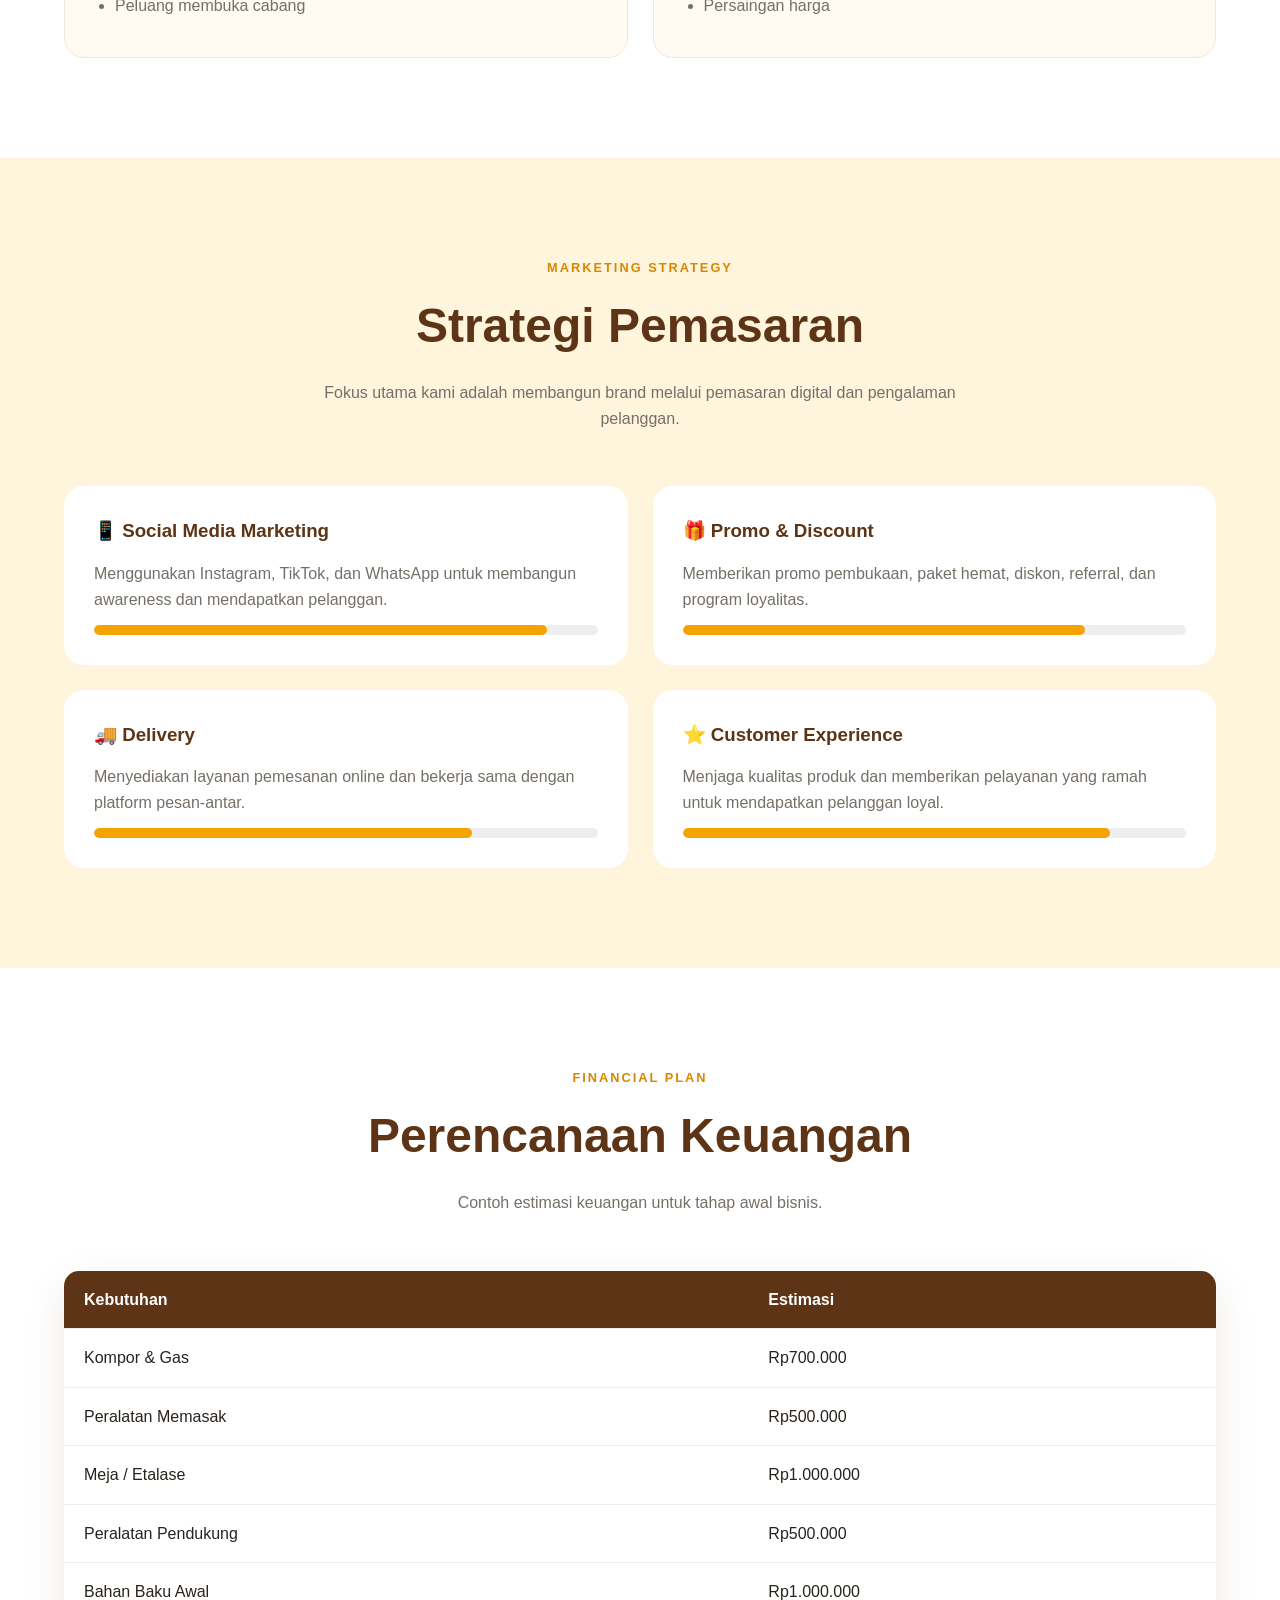
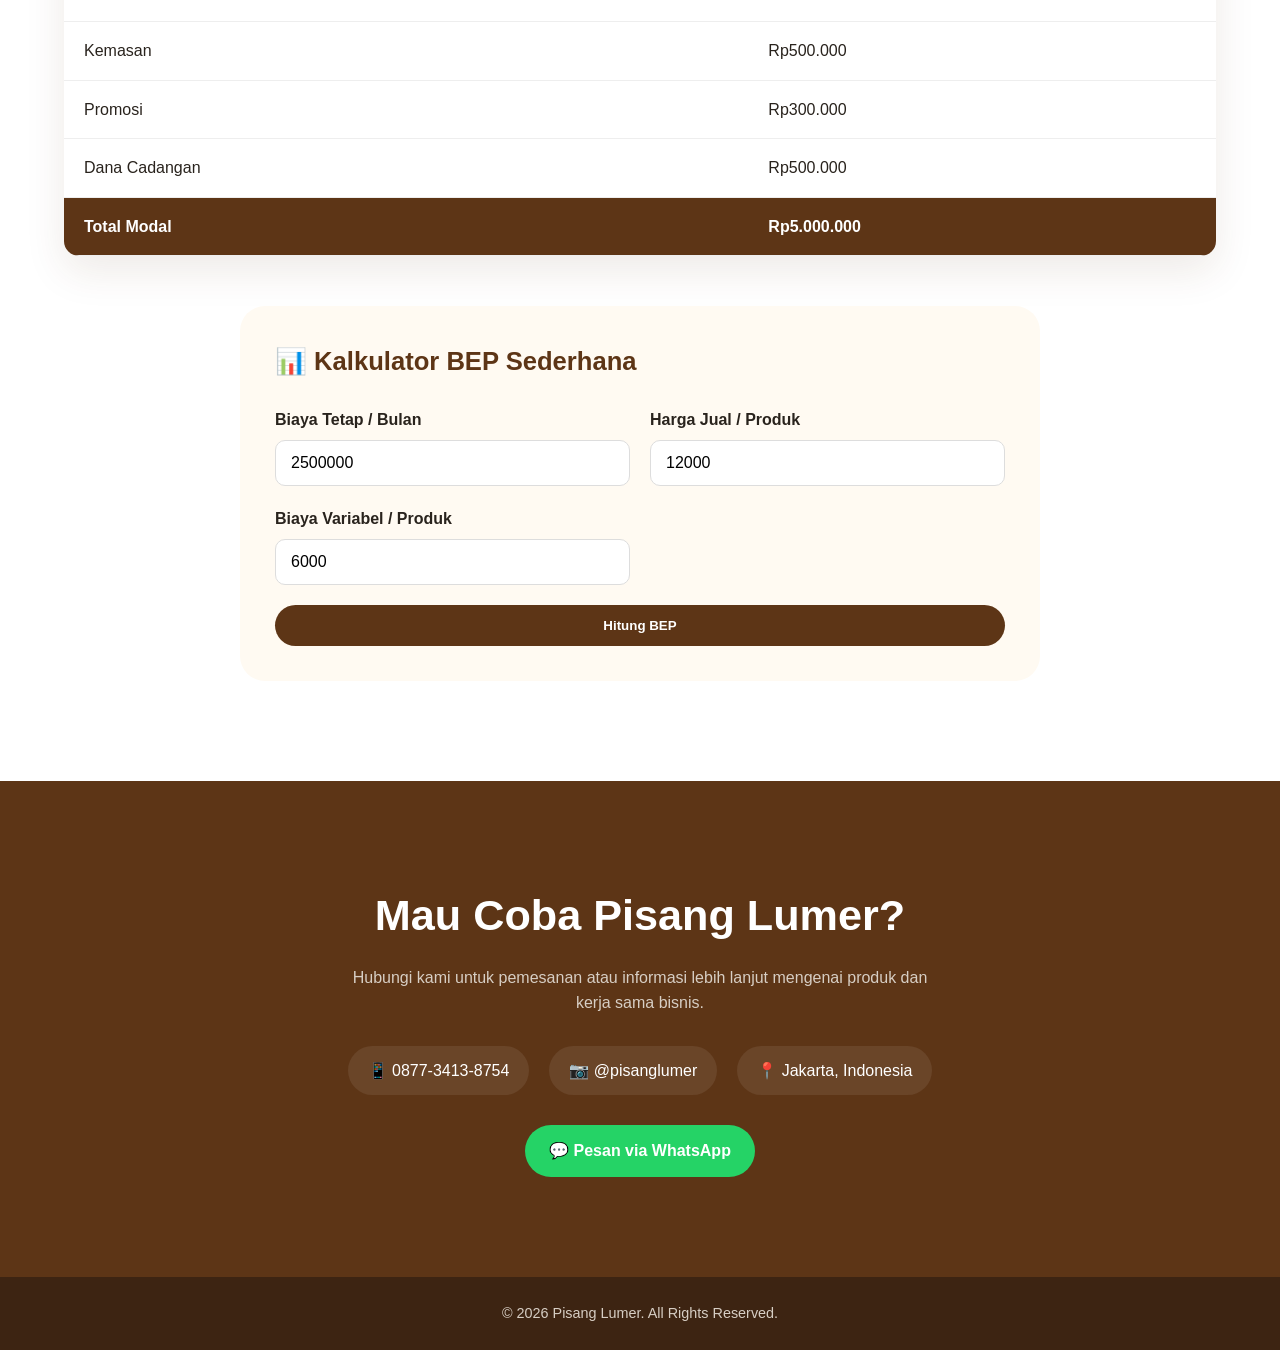
<file: business-pisang-lumer.html>
<!DOCTYPE html>
<html lang="id">
<head>
    <meta charset="UTF-8">
    <meta name="viewport" content="width=device-width, initial-scale=1.0">

    <title>Pisang Lumer | Business Plan</title>

    <link rel="stylesheet" href="css/business-pisang-lumer.css">

    <meta name="description"
        content="Pisang Lumer - Business Plan dan usaha kuliner pisang goreng kekinian.">

    
</head>

<body>

    <!-- =========================
         NAVBAR
    ========================== -->

    <header>
        <nav class="navbar">

            <a href="#home" class="logo">
                <span class="logo-icon">🍌</span>
                Pisang Lumer
            </a>

            <button class="menu-btn" id="menuBtn">
                ☰
            </button>

            <ul class="nav-links" id="navLinks">
                <li><a href="#home">Home</a></li>
                <li><a href="#about">About</a></li>
                <li><a href="#products">Produk</a></li>
                <li><a href="#business">Business Plan</a></li>
                <li><a href="#finance">Keuangan</a></li>
                <li>
                    <a href="#contact" class="nav-cta">
                        Kontak
                    </a>
                </li>
            </ul>

        </nav>
    </header>


    <!-- =========================
         HERO
    ========================== -->

    <section class="hero" id="home">

        <div class="hero-container">

            <div class="hero-content reveal">

                <span class="hero-badge">
                    BUSINESS PLAN 2026
                </span>

                <h1>
                    Renyah di luar,
                    <span>lumer di dalam.</span>
                </h1>

                <p>
                    Pisang Lumer menghadirkan pisang goreng kekinian
                    dengan berbagai pilihan topping, harga terjangkau,
                    dan kualitas terbaik untuk semua kalangan.
                </p>

                <div class="hero-buttons">
                    <a href="#products" class="btn btn-primary">
                        Lihat Produk
                    </a>

                    <a href="#business" class="btn btn-outline">
                        Business Plan
                    </a>
                </div>

            </div>

            <div class="hero-card reveal">

                <div class="product-circle">
                    🍌
                </div>

                <div class="floating-card one">
                    ⭐ Fresh & Enak
                </div>

                <div class="floating-card two">
                    💰 Mulai Rp10K
                </div>

            </div>

        </div>

    </section>


    <!-- =========================
         ABOUT
    ========================== -->

    <section class="about" id="about">

        <div class="container">

            <div class="about-grid">

                <div class="about-image reveal">
                    🍌
                </div>

                <div class="about-content reveal">

                    <div class="section-label">
                        About Us
                    </div>

                    <h3>
                        Camilan sederhana dengan peluang bisnis besar.
                    </h3>

                    <p>
                        Pisang Lumer adalah usaha kuliner yang bergerak
                        di bidang makanan ringan dengan produk utama
                        pisang goreng dengan berbagai pilihan topping.
                    </p>

                    <p>
                        Kami mengutamakan rasa, kualitas bahan,
                        kebersihan, harga yang terjangkau, dan pelayanan
                        yang baik kepada pelanggan.
                    </p>

                    <ul class="check-list">
                        <li>Bahan baku berkualitas</li>
                        <li>Fresh setiap hari</li>
                        <li>Harga terjangkau</li>
                        <li>Pilihan topping beragam</li>
                    </ul>

                </div>

            </div>

        </div>

    </section>


    <!-- =========================
         PRODUCTS
    ========================== -->

    <section class="products" id="products">

        <div class="container">

            <div class="section-header reveal">

                <div class="section-label">
                    Our Products
                </div>

                <h2>
                    Pilihan Menu Favorit
                </h2>

                <p>
                    Berbagai pilihan rasa untuk menemani waktu santai Anda.
                </p>

            </div>


            <div class="product-grid">

                <div class="product-card reveal">

                    <div class="product-image">
                        🍫🍌
                    </div>

                    <h3>
                        Pisang Cokelat
                    </h3>

                    <p>
                        Pisang goreng renyah dengan topping cokelat premium.
                    </p>

                    <div class="price">
                        Rp10.000
                    </div>

                </div>


                <div class="product-card reveal">

                    <div class="product-image">
                        🧀🍌
                    </div>

                    <h3>
                        Pisang Keju
                    </h3>

                    <p>
                        Kombinasi pisang renyah dan keju yang gurih.
                    </p>

                    <div class="price">
                        Rp10.000
                    </div>

                </div>


                <div class="product-card reveal">

                    <div class="product-image">
                        🍵🍌
                    </div>

                    <h3>
                        Pisang Matcha
                    </h3>

                    <p>
                        Pisang goreng dengan topping matcha yang creamy.
                    </p>

                    <div class="price">
                        Rp12.000
                    </div>

                </div>


                <div class="product-card reveal">

                    <div class="product-image">
                        🍫🧀
                    </div>

                    <h3>
                        Cokelat Keju
                    </h3>

                    <p>
                        Perpaduan cokelat manis dan keju gurih.
                    </p>

                    <div class="price">
                        Rp13.000
                    </div>

                </div>


                <div class="product-card reveal">

                    <div class="product-image">
                        🍰🍌
                    </div>

                    <h3>
                        Pisang Tiramisu
                    </h3>

                    <p>
                        Varian kekinian dengan rasa tiramisu yang lembut.
                    </p>

                    <div class="price">
                        Rp12.000
                    </div>

                </div>


                <div class="product-card reveal">

                    <div class="product-image">
                        🍌🍯
                    </div>

                    <h3>
                        Pisang Original
                    </h3>

                    <p>
                        Pilihan sederhana dengan rasa pisang yang autentik.
                    </p>

                    <div class="price">
                        Rp8.000
                    </div>

                </div>

            </div>

        </div>

    </section>


    <!-- =========================
         BUSINESS PLAN
    ========================== -->

    <section class="business" id="business">

        <div class="container">

            <div class="section-header reveal">

                <div class="section-label">
                    Business Plan
                </div>

                <h2>
                    Strategi Bisnis Kami
                </h2>

                <p>
                    Pondasi bisnis yang digunakan untuk mengembangkan
                    Pisang Lumer secara berkelanjutan.
                </p>

            </div>


            <div class="plan-grid">

                <div class="plan-card reveal">

                    <div class="plan-number">
                        01
                    </div>

                    <h3>
                        Visi
                    </h3>

                    <p>
                        Menjadi usaha makanan ringan yang dikenal
                        karena kualitas, rasa, harga, dan pelayanan.
                    </p>

                </div>


                <div class="plan-card reveal">

                    <div class="plan-number">
                        02
                    </div>

                    <h3>
                        Target
                    </h3>

                    <p>
                        Pelajar, mahasiswa, pekerja, keluarga,
                        dan masyarakat umum usia 15–40 tahun.
                    </p>

                </div>


                <div class="plan-card reveal">

                    <div class="plan-number">
                        03
                    </div>

                    <h3>
                        Operasional
                    </h3>

                    <p>
                        Produksi dilakukan secara fresh dengan
                        menjaga kualitas, kebersihan, dan efisiensi.
                    </p>

                </div>


                <div class="plan-card reveal">

                    <div class="plan-number">
                        04
                    </div>

                    <h3>
                        Pertumbuhan
                    </h3>

                    <p>
                        Mengembangkan produk, membuka cabang,
                        layanan delivery, dan peluang franchise.
                    </p>

                </div>

            </div>

        </div>

    </section>


    <!-- =========================
         TARGET MARKET
    ========================== -->

    <section id="market">

        <div class="container">

            <div class="section-header reveal">

                <div class="section-label">
                    Target Market
                </div>

                <h2>
                    Siapa Pelanggan Kami?
                </h2>

                <p>
                    Produk kami dirancang untuk konsumen yang menyukai
                    camilan praktis dengan harga terjangkau.
                </p>

            </div>


            <div class="market-grid">

                <div class="market-card reveal">

                    <div class="market-icon">
                        🎓
                    </div>

                    <h3>
                        Pelajar & Mahasiswa
                    </h3>

                    <p>
                        Harga terjangkau dan cocok untuk camilan
                        saat belajar maupun berkumpul bersama teman.
                    </p>

                </div>


                <div class="market-card reveal">

                    <div class="market-icon">
                        💼
                    </div>

                    <h3>
                        Karyawan
                    </h3>

                    <p>
                        Camilan praktis untuk menemani waktu istirahat
                        di kantor.
                    </p>

                </div>


                <div class="market-card reveal">

                    <div class="market-icon">
                        👨‍👩‍👧‍👦
                    </div>

                    <h3>
                        Keluarga
                    </h3>

                    <p>
                        Pilihan camilan yang dapat dinikmati bersama
                        keluarga di rumah.
                    </p>

                </div>

            </div>

        </div>

    </section>


    <!-- =========================
         SWOT
    ========================== -->

    <section class="swot">

        <div class="container">

            <div class="section-header reveal">

                <div class="section-label">
                    SWOT Analysis
                </div>

                <h2>
                    Analisis Bisnis
                </h2>

            </div>


            <div class="swot-grid">

                <div class="swot-card reveal">

                    <h3>
                        💪 Strengths
                    </h3>

                    <ul>
                        <li>Harga terjangkau</li>
                        <li>Bahan mudah diperoleh</li>
                        <li>Banyak pilihan topping</li>
                        <li>Proses produksi sederhana</li>
                    </ul>

                </div>


                <div class="swot-card reveal">

                    <h3>
                        ⚠️ Weaknesses
                    </h3>

                    <ul>
                        <li>Daya tahan produk terbatas</li>
                        <li>Bergantung pada bahan baku</li>
                        <li>Brand masih baru</li>
                        <li>Kapasitas produksi terbatas</li>
                    </ul>

                </div>


                <div class="swot-card reveal">

                    <h3>
                        🚀 Opportunities
                    </h3>

                    <ul>
                        <li>Tren makanan kekinian</li>
                        <li>Pemasaran melalui media sosial</li>
                        <li>Layanan pesan-antar</li>
                        <li>Peluang membuka cabang</li>
                    </ul>

                </div>


                <div class="swot-card reveal">

                    <h3>
                        🛡️ Threats
                    </h3>

                    <ul>
                        <li>Banyak kompetitor</li>
                        <li>Harga bahan baku berubah</li>
                        <li>Perubahan selera konsumen</li>
                        <li>Persaingan harga</li>
                    </ul>

                </div>

            </div>

        </div>

    </section>


    <!-- =========================
         MARKETING
    ========================== -->

    <section class="marketing">

        <div class="container">

            <div class="section-header reveal">

                <div class="section-label">
                    Marketing Strategy
                </div>

                <h2>
                    Strategi Pemasaran
                </h2>

                <p>
                    Fokus utama kami adalah membangun brand melalui
                    pemasaran digital dan pengalaman pelanggan.
                </p>

            </div>


            <div class="marketing-grid">

                <div class="marketing-card reveal">

                    <h3>
                        📱 Social Media Marketing
                    </h3>

                    <p>
                        Menggunakan Instagram, TikTok, dan WhatsApp
                        untuk membangun awareness dan mendapatkan pelanggan.
                    </p>

                    <div class="progress">
                        <span style="width: 90%;"></span>
                    </div>

                </div>


                <div class="marketing-card reveal">

                    <h3>
                        🎁 Promo & Discount
                    </h3>

                    <p>
                        Memberikan promo pembukaan, paket hemat,
                        diskon, referral, dan program loyalitas.
                    </p>

                    <div class="progress">
                        <span style="width: 80%;"></span>
                    </div>

                </div>


                <div class="marketing-card reveal">

                    <h3>
                        🚚 Delivery
                    </h3>

                    <p>
                        Menyediakan layanan pemesanan online dan
                        bekerja sama dengan platform pesan-antar.
                    </p>

                    <div class="progress">
                        <span style="width: 75%;"></span>
                    </div>

                </div>


                <div class="marketing-card reveal">

                    <h3>
                        ⭐ Customer Experience
                    </h3>

                    <p>
                        Menjaga kualitas produk dan memberikan
                        pelayanan yang ramah untuk mendapatkan pelanggan loyal.
                    </p>

                    <div class="progress">
                        <span style="width: 85%;"></span>
                    </div>

                </div>

            </div>

        </div>

    </section>


    <!-- =========================
         FINANCIAL PLAN
    ========================== -->

    <section class="finance" id="finance">

        <div class="container">

            <div class="section-header reveal">

                <div class="section-label">
                    Financial Plan
                </div>

                <h2>
                    Perencanaan Keuangan
                </h2>

                <p>
                    Contoh estimasi keuangan untuk tahap awal bisnis.
                </p>

            </div>


            <table class="finance-table reveal">

                <thead>
                    <tr>
                        <th>Kebutuhan</th>
                        <th>Estimasi</th>
                    </tr>
                </thead>

                <tbody>

                    <tr>
                        <td>Kompor & Gas</td>
                        <td>Rp700.000</td>
                    </tr>

                    <tr>
                        <td>Peralatan Memasak</td>
                        <td>Rp500.000</td>
                    </tr>

                    <tr>
                        <td>Meja / Etalase</td>
                        <td>Rp1.000.000</td>
                    </tr>

                    <tr>
                        <td>Peralatan Pendukung</td>
                        <td>Rp500.000</td>
                    </tr>

                    <tr>
                        <td>Bahan Baku Awal</td>
                        <td>Rp1.000.000</td>
                    </tr>

                    <tr>
                        <td>Kemasan</td>
                        <td>Rp500.000</td>
                    </tr>

                    <tr>
                        <td>Promosi</td>
                        <td>Rp300.000</td>
                    </tr>

                    <tr>
                        <td>Dana Cadangan</td>
                        <td>Rp500.000</td>
                    </tr>

                    <tr>
                        <th>Total Modal</th>
                        <th>Rp5.000.000</th>
                    </tr>

                </tbody>

            </table>


            <!-- CALCULATOR -->

            <div class="calculator reveal">

                <h3>
                    📊 Kalkulator BEP Sederhana
                </h3>

                <div class="form-grid">

                    <div class="form-group">

                        <label for="fixedCost">
                            Biaya Tetap / Bulan
                        </label>

                        <input
                            type="number"
                            id="fixedCost"
                            value="2500000"
                            placeholder="Contoh: 2500000"
                        >

                    </div>


                    <div class="form-group">

                        <label for="price">
                            Harga Jual / Produk
                        </label>

                        <input
                            type="number"
                            id="price"
                            value="12000"
                            placeholder="Contoh: 12000"
                        >

                    </div>


                    <div class="form-group">

                        <label for="variableCost">
                            Biaya Variabel / Produk
                        </label>

                        <input
                            type="number"
                            id="variableCost"
                            value="6000"
                            placeholder="Contoh: 6000"
                        >

                    </div>

                </div>


                <button
                    class="btn btn-primary calc-btn"
                    onclick="calculateBEP()"
                >
                    Hitung BEP
                </button>


                <div class="result" id="result">

                    <p>
                        BEP Unit:
                        <strong id="bepUnit">0</strong>
                        produk
                    </p>

                    <p>
                        BEP Rupiah:
                        <strong id="bepRupiah">Rp0</strong>
                    </p>

                    <p>
                        Margin kontribusi:
                        <strong id="margin">Rp0</strong>
                        / produk
                    </p>

                </div>

            </div>

        </div>

    </section>


    <!-- =========================
         CONTACT
    ========================== -->

    <section class="contact" id="contact">

        <div class="container reveal">

            <h2>
                Mau Coba Pisang Lumer?
            </h2>

            <p>
                Hubungi kami untuk pemesanan atau informasi lebih lanjut
                mengenai produk dan kerja sama bisnis.
            </p>

            <div class="contact-info">

                <div class="contact-item">
                    📱 0877-3413-8754
                </div>

                <div class="contact-item">
                    📷 @pisanglumer
                </div>

                <div class="contact-item">
                    📍 Jakarta, Indonesia
                </div>

            </div>

            <a
                href="https://wa.me/6287734138754"
                target="_blank"
                class="btn whatsapp"
            >
                💬 Pesan via WhatsApp
            </a>

        </div>

    </section>


    <!-- =========================
         FOOTER
    ========================== -->

    <footer>

        <p>
            © <span id="year"></span>
            Pisang Lumer. All Rights Reserved.
        </p>

    </footer>


    <!-- =========================
         JAVASCRIPT
    ========================== -->

    

    <script src="js/business-pisang-lumer.js"></script>
</body>
</html>
</file>
<file: css/business-pisang-lumer.css>
/* =========================
           RESET
        ========================= */

        * {
            margin: 0;
            padding: 0;
            box-sizing: border-box;
            scroll-behavior: smooth;
        }

        body {
            font-family: Arial, Helvetica, sans-serif;
            background: #fffaf2;
            color: #29231d;
            line-height: 1.6;
        }

        a {
            text-decoration: none;
            color: inherit;
        }

        img {
            max-width: 100%;
            display: block;
        }

        button {
            font-family: inherit;
        }

        /* =========================
           VARIABLES
        ========================= */

        :root {
            --primary: #f4a300;
            --primary-dark: #d88700;
            --secondary: #5d3516;
            --cream: #fffaf2;
            --white: #ffffff;
            --dark: #29231d;
            --gray: #756f68;
            --light-gray: #eee8df;
            --green: #25d366;
            --shadow: 0 15px 40px rgba(93, 53, 22, 0.10);
        }

        /* =========================
           NAVBAR
        ========================= */

        header {
            position: fixed;
            top: 0;
            left: 0;
            width: 100%;
            z-index: 1000;
            background: rgba(255, 250, 242, 0.92);
            backdrop-filter: blur(15px);
            border-bottom: 1px solid rgba(0,0,0,0.05);
        }

        .navbar {
            width: min(1180px, 92%);
            margin: auto;
            height: 75px;
            display: flex;
            align-items: center;
            justify-content: space-between;
        }

        .logo {
            display: flex;
            align-items: center;
            gap: 10px;
            font-size: 1.25rem;
            font-weight: 800;
            color: var(--secondary);
        }

        .logo-icon {
            width: 42px;
            height: 42px;
            border-radius: 50%;
            background: var(--primary);
            display: grid;
            place-items: center;
            font-size: 23px;
        }

        .nav-links {
            display: flex;
            list-style: none;
            gap: 30px;
            align-items: center;
        }

        .nav-links a {
            font-size: 0.92rem;
            font-weight: 600;
            color: var(--dark);
            transition: 0.3s;
        }

        .nav-links a:hover {
            color: var(--primary-dark);
        }

        .nav-cta {
            background: var(--secondary);
            color: white !important;
            padding: 10px 18px;
            border-radius: 50px;
        }

        .menu-btn {
            display: none;
            border: none;
            background: none;
            font-size: 28px;
            cursor: pointer;
        }

        /* =========================
           HERO
        ========================= */

        .hero {
            min-height: 100vh;
            padding: 130px 5% 80px;
            display: flex;
            align-items: center;
            position: relative;
            overflow: hidden;
        }

        .hero::before {
            content: "";
            position: absolute;
            width: 500px;
            height: 500px;
            border-radius: 50%;
            background: rgba(244, 163, 0, 0.12);
            right: -150px;
            top: 80px;
        }

        .hero-container {
            width: min(1180px, 100%);
            margin: auto;
            display: grid;
            grid-template-columns: 1.1fr 0.9fr;
            gap: 70px;
            align-items: center;
        }

        .hero-badge {
            display: inline-block;
            padding: 8px 15px;
            border-radius: 50px;
            background: #fff0cc;
            color: var(--secondary);
            font-size: 0.85rem;
            font-weight: 700;
            margin-bottom: 20px;
        }

        .hero h1 {
            font-size: clamp(3rem, 6vw, 5.3rem);
            line-height: 1;
            color: var(--secondary);
            margin-bottom: 25px;
            letter-spacing: -3px;
        }

        .hero h1 span {
            color: var(--primary-dark);
        }

        .hero p {
            max-width: 580px;
            color: var(--gray);
            font-size: 1.08rem;
            margin-bottom: 30px;
        }

        .hero-buttons {
            display: flex;
            gap: 15px;
            flex-wrap: wrap;
        }

        .btn {
            display: inline-flex;
            justify-content: center;
            align-items: center;
            padding: 13px 24px;
            border-radius: 50px;
            border: none;
            cursor: pointer;
            font-weight: 700;
            transition: 0.3s;
        }

        .btn-primary {
            background: var(--secondary);
            color: white;
        }

        .btn-primary:hover {
            transform: translateY(-3px);
            box-shadow: var(--shadow);
        }

        .btn-outline {
            border: 2px solid var(--secondary);
            color: var(--secondary);
            background: transparent;
        }

        .btn-outline:hover {
            background: var(--secondary);
            color: white;
        }

        .hero-card {
            position: relative;
            min-height: 450px;
            display: grid;
            place-items: center;
        }

        .product-circle {
            width: 370px;
            height: 370px;
            border-radius: 50%;
            background: linear-gradient(145deg, #ffd35a, #f39a00);
            box-shadow: 0 35px 70px rgba(216, 135, 0, 0.25);
            display: grid;
            place-items: center;
            font-size: 170px;
            animation: floating 4s ease-in-out infinite;
        }

        .floating-card {
            position: absolute;
            background: white;
            padding: 18px 22px;
            border-radius: 18px;
            box-shadow: var(--shadow);
            font-weight: 700;
        }

        .floating-card.one {
            top: 50px;
            right: 20px;
        }

        .floating-card.two {
            bottom: 55px;
            left: 10px;
        }

        @keyframes floating {
            0%,100% {
                transform: translateY(0);
            }
            50% {
                transform: translateY(-15px);
            }
        }

        /* =========================
           GENERAL SECTION
        ========================= */

        section {
            padding: 100px 5%;
        }

        .container {
            width: min(1180px, 100%);
            margin: auto;
        }

        .section-header {
            text-align: center;
            max-width: 700px;
            margin: 0 auto 55px;
        }

        .section-label {
            color: var(--primary-dark);
            text-transform: uppercase;
            letter-spacing: 2px;
            font-size: 0.8rem;
            font-weight: 800;
            margin-bottom: 10px;
        }

        .section-header h2 {
            font-size: clamp(2rem, 4vw, 3rem);
            color: var(--secondary);
            margin-bottom: 15px;
        }

        .section-header p {
            color: var(--gray);
        }

        /* =========================
           ABOUT
        ========================= */

        .about {
            background: white;
        }

        .about-grid {
            display: grid;
            grid-template-columns: 1fr 1fr;
            gap: 60px;
            align-items: center;
        }

        .about-image {
            min-height: 430px;
            border-radius: 30px;
            background:
                radial-gradient(circle at 30% 30%, #ffd95e, transparent 25%),
                linear-gradient(135deg, #fff1c7, #f6b22b);
            display: grid;
            place-items: center;
            font-size: 150px;
        }

        .about-content h3 {
            font-size: 2rem;
            color: var(--secondary);
            margin-bottom: 18px;
        }

        .about-content p {
            color: var(--gray);
            margin-bottom: 18px;
        }

        .check-list {
            list-style: none;
            margin-top: 25px;
        }

        .check-list li {
            margin-bottom: 12px;
            font-weight: 600;
        }

        .check-list li::before {
            content: "✓";
            width: 25px;
            height: 25px;
            display: inline-grid;
            place-items: center;
            background: #fff0cc;
            color: var(--primary-dark);
            border-radius: 50%;
            margin-right: 10px;
        }

        /* =========================
           PRODUCTS
        ========================= */

        .products {
            background: var(--cream);
        }

        .product-grid {
            display: grid;
            grid-template-columns: repeat(3, 1fr);
            gap: 25px;
        }

        .product-card {
            background: white;
            border-radius: 22px;
            padding: 20px;
            box-shadow: 0 8px 30px rgba(0,0,0,0.05);
            transition: 0.3s;
        }

        .product-card:hover {
            transform: translateY(-8px);
            box-shadow: var(--shadow);
        }

        .product-image {
            height: 210px;
            border-radius: 17px;
            background: #fff0cc;
            display: grid;
            place-items: center;
            font-size: 90px;
            margin-bottom: 20px;
        }

        .product-card h3 {
            color: var(--secondary);
            margin-bottom: 7px;
        }

        .product-card p {
            color: var(--gray);
            font-size: 0.9rem;
            margin-bottom: 15px;
        }

        .price {
            color: var(--primary-dark);
            font-size: 1.2rem;
            font-weight: 800;
        }

        /* =========================
           BUSINESS PLAN
        ========================= */

        .business {
            background: var(--secondary);
            color: white;
        }

        .business .section-header h2 {
            color: white;
        }

        .business .section-header p {
            color: #d7cec4;
        }

        .plan-grid {
            display: grid;
            grid-template-columns: repeat(4, 1fr);
            gap: 20px;
        }

        .plan-card {
            background: rgba(255,255,255,0.08);
            border: 1px solid rgba(255,255,255,0.12);
            padding: 28px;
            border-radius: 20px;
        }

        .plan-number {
            width: 42px;
            height: 42px;
            border-radius: 50%;
            display: grid;
            place-items: center;
            background: var(--primary);
            color: var(--secondary);
            font-weight: 800;
            margin-bottom: 20px;
        }

        .plan-card h3 {
            margin-bottom: 10px;
        }

        .plan-card p {
            color: #d7cec4;
            font-size: 0.9rem;
        }

        /* =========================
           TARGET MARKET
        ========================= */

        .market-grid {
            display: grid;
            grid-template-columns: repeat(3, 1fr);
            gap: 25px;
        }

        .market-card {
            background: white;
            padding: 30px;
            border-radius: 20px;
            box-shadow: 0 8px 30px rgba(0,0,0,0.05);
        }

        .market-icon {
            font-size: 40px;
            margin-bottom: 15px;
        }

        .market-card h3 {
            color: var(--secondary);
            margin-bottom: 10px;
        }

        .market-card p {
            color: var(--gray);
        }

        /* =========================
           SWOT
        ========================= */

        .swot {
            background: white;
        }

        .swot-grid {
            display: grid;
            grid-template-columns: repeat(2, 1fr);
            gap: 25px;
        }

        .swot-card {
            padding: 30px;
            border-radius: 20px;
            background: var(--cream);
            border: 1px solid var(--light-gray);
        }

        .swot-card h3 {
            margin-bottom: 15px;
            color: var(--secondary);
        }

        .swot-card ul {
            padding-left: 20px;
            color: var(--gray);
        }

        .swot-card li {
            margin-bottom: 8px;
        }

        /* =========================
           MARKETING
        ========================= */

        .marketing {
            background: #fff4dc;
        }

        .marketing-grid {
            display: grid;
            grid-template-columns: 1fr 1fr;
            gap: 25px;
        }

        .marketing-card {
            background: white;
            padding: 30px;
            border-radius: 20px;
        }

        .marketing-card h3 {
            color: var(--secondary);
            margin-bottom: 15px;
        }

        .marketing-card p {
            color: var(--gray);
        }

        .progress {
            height: 10px;
            background: #eee;
            border-radius: 50px;
            overflow: hidden;
            margin-top: 12px;
        }

        .progress span {
            display: block;
            height: 100%;
            background: var(--primary);
            border-radius: inherit;
        }

        /* =========================
           FINANCE
        ========================= */

        .finance {
            background: white;
        }

        .finance-table {
            width: 100%;
            border-collapse: collapse;
            background: white;
            border-radius: 15px;
            overflow: hidden;
            box-shadow: var(--shadow);
            margin-bottom: 50px;
        }

        .finance-table th,
        .finance-table td {
            padding: 16px 20px;
            text-align: left;
            border-bottom: 1px solid #eee;
        }

        .finance-table th {
            background: var(--secondary);
            color: white;
        }

        .finance-table tr:last-child td {
            border-bottom: none;
        }

        .calculator {
            background: var(--cream);
            padding: 35px;
            border-radius: 25px;
            max-width: 800px;
            margin: auto;
        }

        .calculator h3 {
            color: var(--secondary);
            margin-bottom: 25px;
            font-size: 1.6rem;
        }

        .form-grid {
            display: grid;
            grid-template-columns: 1fr 1fr;
            gap: 20px;
        }

        .form-group label {
            display: block;
            margin-bottom: 7px;
            font-weight: 700;
        }

        .form-group input {
            width: 100%;
            padding: 13px 15px;
            border: 1px solid #ddd;
            border-radius: 10px;
            outline: none;
            font-size: 1rem;
        }

        .form-group input:focus {
            border-color: var(--primary);
        }

        .calc-btn {
            width: 100%;
            margin-top: 20px;
        }

        .result {
            margin-top: 25px;
            padding: 20px;
            background: white;
            border-radius: 15px;
            display: none;
        }

        .result strong {
            color: var(--primary-dark);
        }

        /* =========================
           CONTACT
        ========================= */

        .contact {
            background: var(--secondary);
            color: white;
            text-align: center;
        }

        .contact h2 {
            font-size: 2.7rem;
            margin-bottom: 15px;
        }

        .contact p {
            color: #d7cec4;
            max-width: 600px;
            margin: auto auto 30px;
        }

        .contact-info {
            display: flex;
            justify-content: center;
            gap: 20px;
            flex-wrap: wrap;
            margin-bottom: 30px;
        }

        .contact-item {
            background: rgba(255,255,255,0.08);
            padding: 12px 20px;
            border-radius: 50px;
        }

        .whatsapp {
            background: var(--green);
            color: white;
        }

        /* =========================
           FOOTER
        ========================= */

        footer {
            background: #3d2412;
            color: #d7cec4;
            padding: 25px 5%;
            text-align: center;
            font-size: 0.9rem;
        }

        /* =========================
           SCROLL ANIMATION
        ========================= */

        .reveal {
            opacity: 0;
            transform: translateY(30px);
            transition: 0.8s ease;
        }

        .reveal.active {
            opacity: 1;
            transform: translateY(0);
        }

        /* =========================
           RESPONSIVE
        ========================= */

        @media (max-width: 900px) {

            .hero-container,
            .about-grid,
            .marketing-grid {
                grid-template-columns: 1fr;
            }

            .hero {
                text-align: center;
            }

            .hero p {
                margin-left: auto;
                margin-right: auto;
            }

            .hero-buttons {
                justify-content: center;
            }

            .hero-card {
                min-height: 350px;
            }

            .product-circle {
                width: 290px;
                height: 290px;
                font-size: 120px;
            }

            .product-grid,
            .market-grid {
                grid-template-columns: repeat(2, 1fr);
            }

            .plan-grid {
                grid-template-columns: repeat(2, 1fr);
            }

            .swot-grid {
                grid-template-columns: 1fr;
            }
        }

        @media (max-width: 650px) {

            .navbar {
                height: 65px;
            }

            .menu-btn {
                display: block;
            }

            .nav-links {
                position: absolute;
                top: 65px;
                left: 0;
                width: 100%;
                background: var(--cream);
                display: none;
                flex-direction: column;
                padding: 25px;
                gap: 20px;
                box-shadow: 0 10px 30px rgba(0,0,0,0.08);
            }

            .nav-links.active {
                display: flex;
            }

            .hero {
                padding-top: 110px;
            }

            .hero h1 {
                letter-spacing: -2px;
            }

            .hero-card {
                min-height: 300px;
            }

            .product-circle {
                width: 240px;
                height: 240px;
                font-size: 100px;
            }

            .floating-card.one {
                right: 0;
                top: 20px;
            }

            .floating-card.two {
                left: 0;
                bottom: 20px;
            }

            section {
                padding: 70px 5%;
            }

            .product-grid,
            .market-grid,
            .plan-grid,
            .marketing-grid {
                grid-template-columns: 1fr;
            }

            .form-grid {
                grid-template-columns: 1fr;
            }

            .finance-table {
                font-size: 0.85rem;
            }

            .finance-table th,
            .finance-table td {
                padding: 12px 10px;
            }

            .contact h2 {
                font-size: 2rem;
            }
        }
</file>
